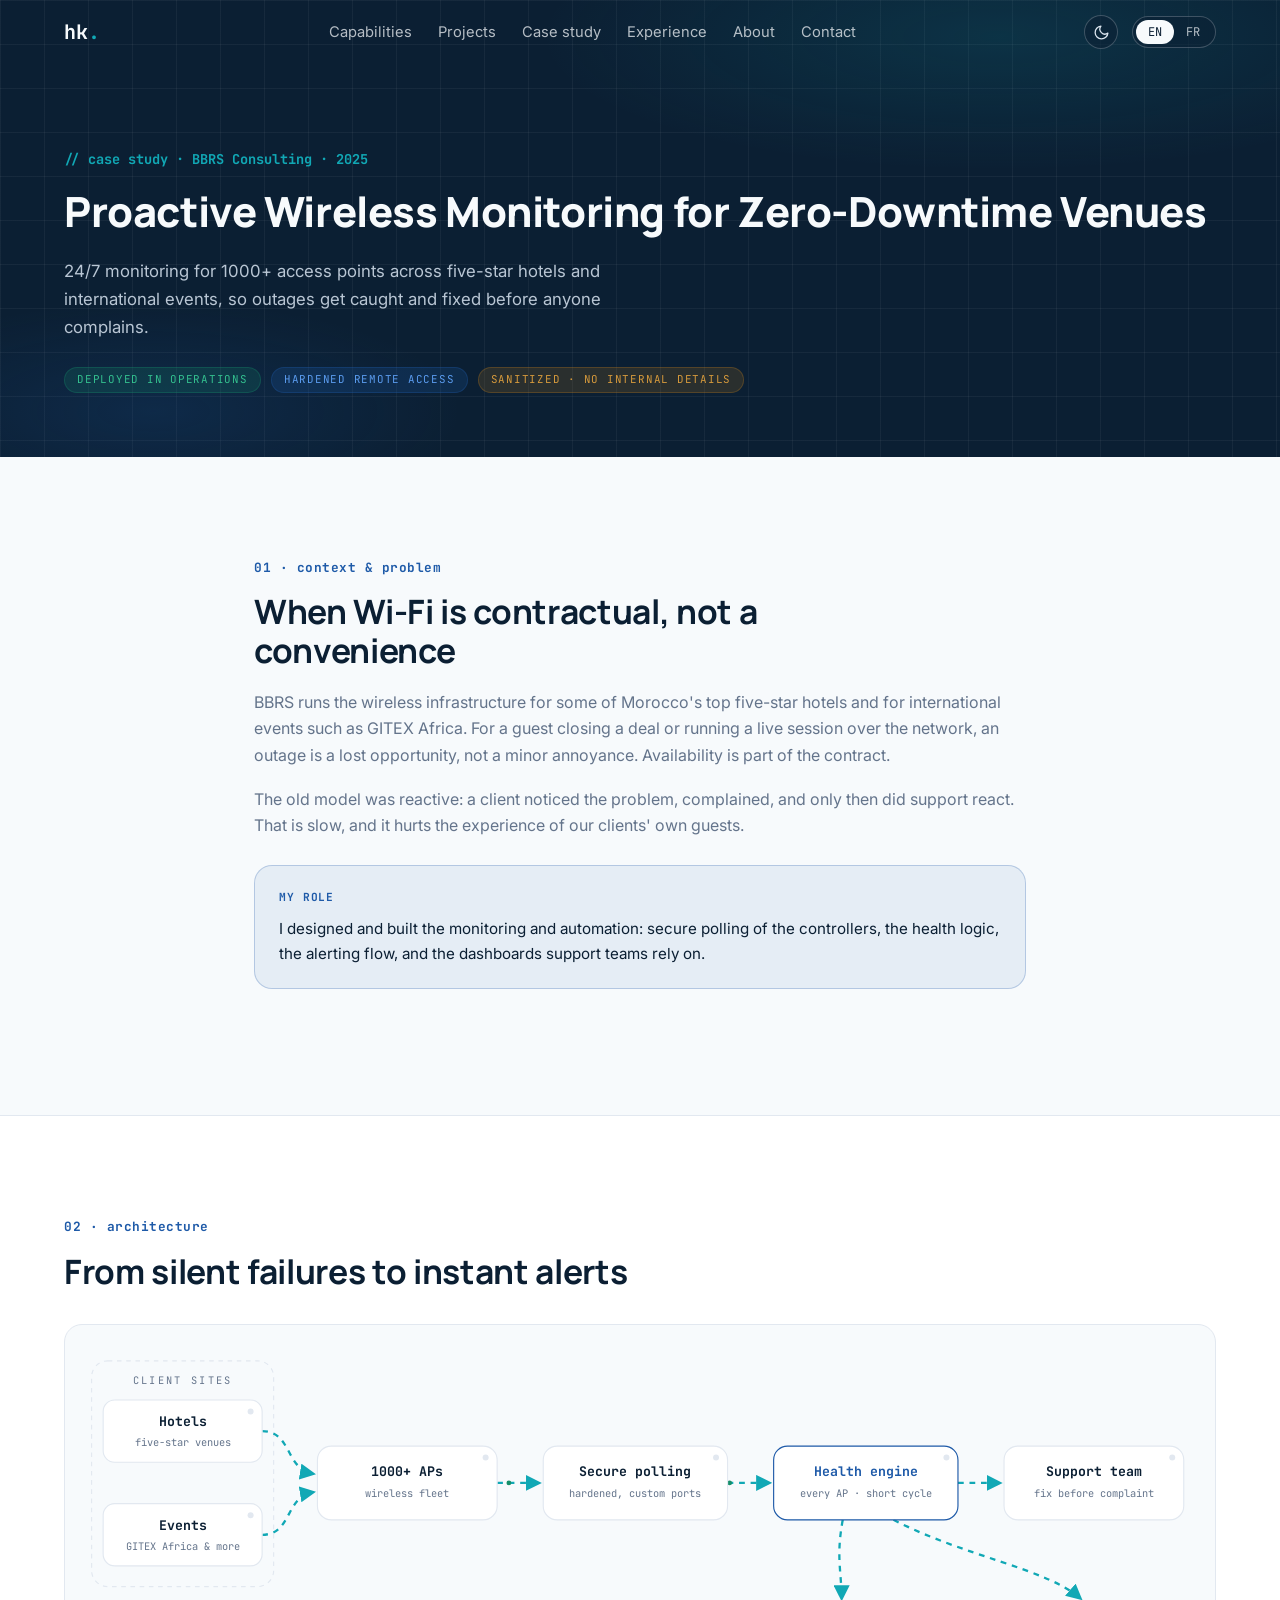
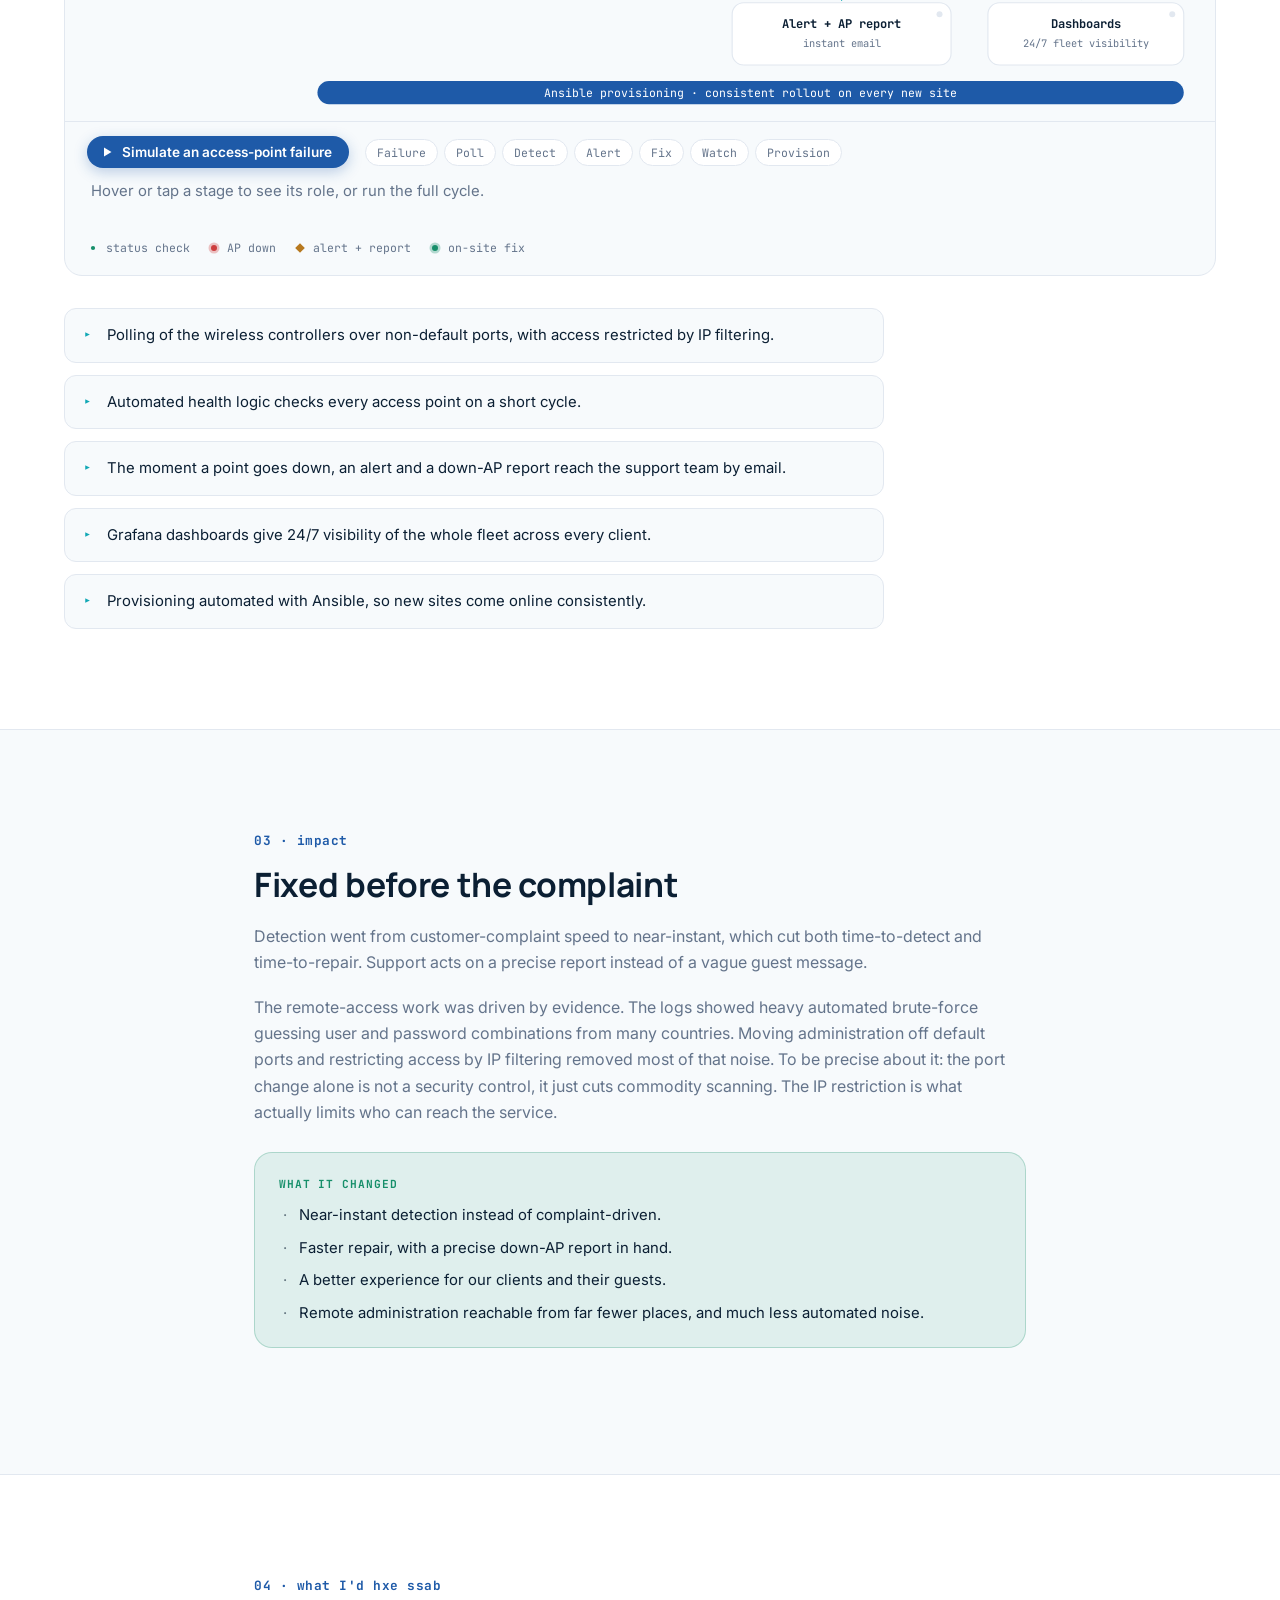
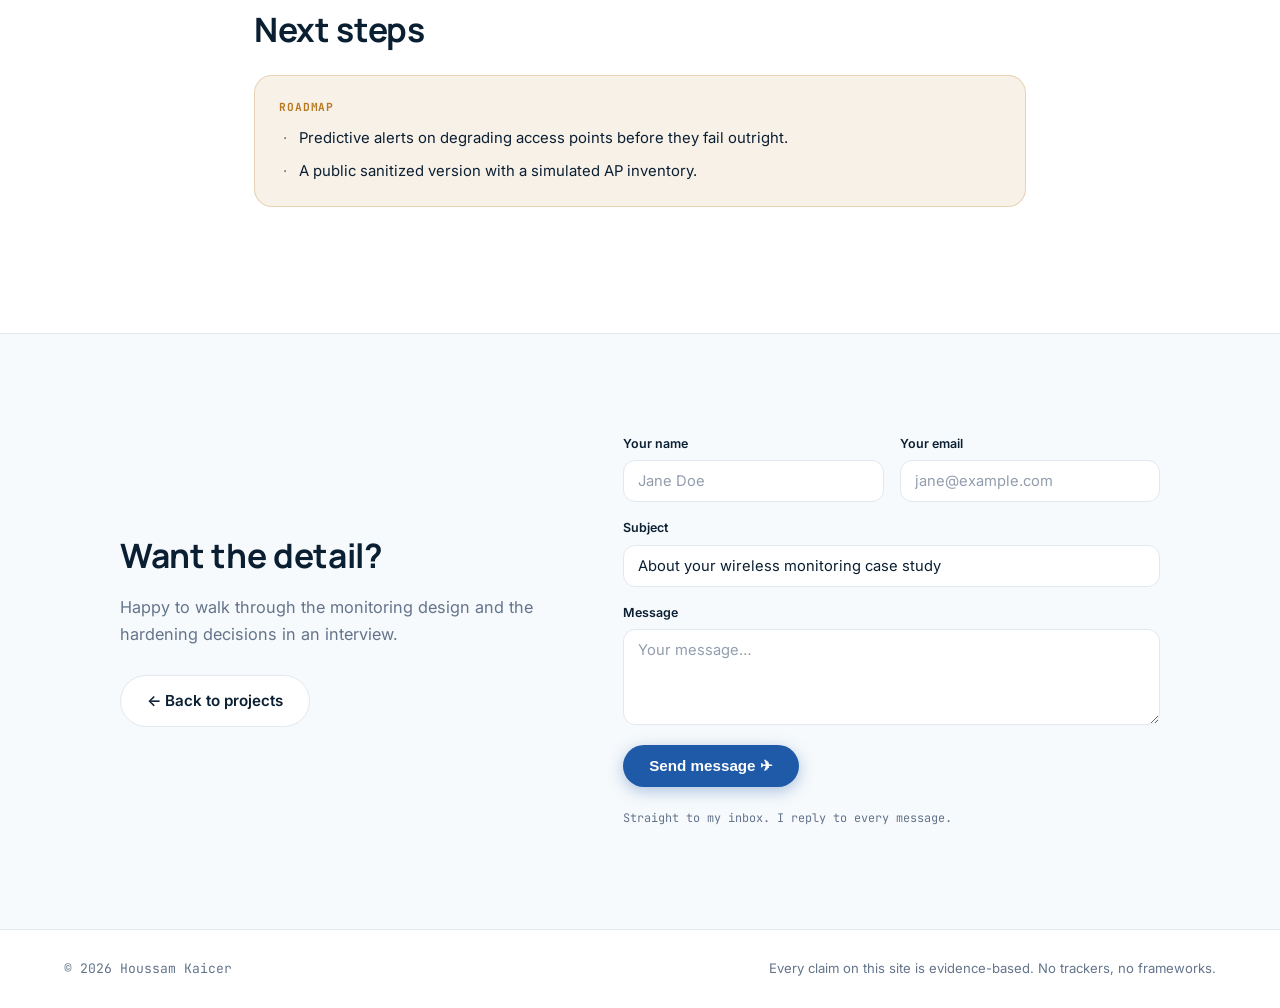
<file: case-study-bbrs.html>
<!DOCTYPE html>
<html lang="en">
<head>
  <meta charset="UTF-8">
  <meta name="viewport" content="width=device-width, initial-scale=1.0">
  <title>Proactive Wireless Monitoring — Case Study · Houssam Kaicer</title>
  <meta name="description" content="Case study: 24/7 proactive monitoring and automation for 1000+ wireless access points across five-star hotels and international events, with hardened remote access.">
  <meta property="og:title" content="Proactive Wireless Monitoring for Zero-Downtime Venues">
  <meta property="og:description" content="How I turned complaint-driven wireless support into near-instant, proactive monitoring for 1000+ access points, and hardened remote access after global brute-force waves.">
  <meta property="og:type" content="article">
  <meta property="og:url" content="https://hkaicer.github.io/case-study-bbrs.html">
  <meta property="og:site_name" content="Houssam Kaicer">
  <meta property="og:image" content="https://hkaicer.github.io/assets/og/og-case-study-bbrs.png">
  <meta property="og:image:width" content="1200">
  <meta property="og:image:height" content="630">
  <meta property="og:image:alt" content="Case study: Proactive Wireless Monitoring for Zero-Downtime Venues">
  <meta property="og:locale" content="en_US">
  <meta property="og:locale:alternate" content="fr_FR">
  <meta name="twitter:card" content="summary_large_image">
  <meta name="twitter:title" content="Proactive Wireless Monitoring for Zero-Downtime Venues">
  <meta name="twitter:description" content="How I turned complaint-driven wireless support into near-instant, proactive monitoring for 1000+ access points, and hardened remote access after global brute-force waves.">
  <meta name="twitter:image" content="https://hkaicer.github.io/assets/og/og-case-study-bbrs.png">
  <meta name="theme-color" content="#0B1F33">
  <link rel="canonical" href="https://hkaicer.github.io/case-study-bbrs.html">
  <link rel="icon" type="image/svg+xml" href="assets/favicon.svg">
  <link rel="icon" type="image/png" sizes="32x32" href="assets/favicon-32.png">
  <link rel="apple-touch-icon" href="assets/apple-touch-icon.png">
  <script>(function(){var t=localStorage.getItem("theme");if(!t){t=window.matchMedia&&window.matchMedia("(prefers-color-scheme: dark)").matches?"dark":"light";}document.documentElement.setAttribute("data-theme",t);})();</script>
  <link rel="preconnect" href="https://fonts.googleapis.com">
  <link rel="preconnect" href="https://fonts.gstatic.com" crossorigin>
  <link href="https://fonts.googleapis.com/css2?family=Manrope:wght@600;700;800&family=Inter:wght@400;500;600&family=JetBrains+Mono:wght@400;500;700&display=swap" rel="stylesheet">
  <link rel="stylesheet" href="css/style.css">
</head>
<body>

  <a class="skip-link" href="#top" data-i18n="a11y.skip">Skip to content</a>

  <div class="progress-bar" id="progressBar" aria-hidden="true"></div>

  <!-- ===================== NAV ===================== -->
  <header class="nav" id="nav">
    <div class="nav-inner">
      <a href="index.html" class="logo mono">hk<span class="accent-cyan">.</span></a>

      <nav class="nav-links" id="navLinks" aria-label="Main navigation">
        <a href="index.html#capabilities" data-i18n="nav.capabilities">Capabilities</a>
        <a href="index.html#projects"     data-i18n="nav.projects">Projects</a>
        <a href="case-study.html" data-i18n="nav.casestudy">Case study</a>
        <a href="index.html#experience"   data-i18n="nav.experience">Experience</a>
        <a href="index.html#about"        data-i18n="nav.about">About</a>
        <a href="index.html#contact"      data-i18n="nav.contact">Contact</a>
      </nav>

      <div class="nav-right">
        <button class="theme-toggle" id="themeToggle" type="button" aria-label="Toggle light / dark theme" data-i18n-al="theme.toggle">
          <svg class="icon-sun" viewBox="0 0 24 24" fill="none" stroke="currentColor" stroke-width="1.8" stroke-linecap="round" stroke-linejoin="round" aria-hidden="true"><circle cx="12" cy="12" r="4"/><path d="M12 2v2M12 20v2M4.9 4.9l1.4 1.4M17.7 17.7l1.4 1.4M2 12h2M20 12h2M4.9 19.1l1.4-1.4M17.7 6.3l1.4-1.4"/></svg>
          <svg class="icon-moon" viewBox="0 0 24 24" fill="none" stroke="currentColor" stroke-width="1.8" stroke-linecap="round" stroke-linejoin="round" aria-hidden="true"><path d="M21 12.8A9 9 0 1111.2 3a7 7 0 009.8 9.8z"/></svg>
        </button>
        <div class="lang-toggle" role="group" aria-label="Language">
          <button type="button" data-lang="en" class="lang-btn active">EN</button>
          <button type="button" data-lang="fr" class="lang-btn">FR</button>
        </div>
        <button class="burger" id="burger" aria-label="Menu" aria-expanded="false">
          <span></span><span></span><span></span>
        </button>
      </div>
    </div>
  </header>

  <main id="top">

    <!-- ===================== CS HERO (dark) ===================== -->
    <section class="hero hero-compact">
      <div class="hero-bg" aria-hidden="true"></div>
      <div class="container">
        <p class="eyebrow mono reveal" data-i18n="bcs.eyebrow">// case study · BBRS Consulting · 2025</p>
        <h1 class="reveal" data-i18n="bcs.title">Proactive Wireless Monitoring for Zero-Downtime Venues</h1>
        <p class="hero-sub reveal" data-i18n="bcs.summary">
          24/7 monitoring for 1000+ access points across five-star hotels and international events, so outages
          get caught and fixed before anyone complains.
        </p>
        <div class="cs-badges reveal">
          <span class="badge badge-prod" data-i18n="badge.deployed">deployed in operations</span>
          <span class="badge badge-lab" data-i18n="badge.hardened">hardened remote access</span>
          <span class="badge badge-amber" data-i18n="badge.sanitized">sanitized · no internal details</span>
        </div>
      </div>
    </section>

    <!-- ===================== CONTEXT ===================== -->
    <section class="section">
      <div class="container cs-narrow">
        <p class="kicker mono reveal" data-i18n="bcs.s1.kicker">01 · context &amp; problem</p>
        <h2 class="reveal" data-i18n="bcs.s1.title">When Wi-Fi is contractual, not a convenience</h2>
        <p class="cs-p reveal" data-i18n="bcs.s1.p1">
          BBRS runs the wireless infrastructure for some of Morocco's top five-star hotels and for international
          events such as GITEX Africa. For a guest closing a deal or running a live session over the network, an
          outage is a lost opportunity, not a minor annoyance. Availability is part of the contract.
        </p>
        <p class="cs-p reveal" data-i18n="bcs.s1.p2">
          The old model was reactive: a client noticed the problem, complained, and only then did support react.
          That is slow, and it hurts the experience of our clients' own guests.
        </p>
        <div class="callout callout-blue reveal">
          <span class="callout-label mono" data-i18n="bcs.s1.roleLabel">my role</span>
          <p data-i18n="bcs.s1.role">
            I designed and built the monitoring and automation: secure polling of the controllers, the health
            logic, the alerting flow, and the dashboards support teams rely on.
          </p>
        </div>
      </div>
    </section>

    <!-- ===================== ARCHITECTURE ===================== -->
    <section class="section section-alt">
      <div class="container">
        <p class="kicker mono reveal" data-i18n="bcs.s2.kicker">02 · architecture</p>
        <h2 class="reveal" data-i18n="bcs.s2.title">From silent failures to instant alerts</h2>

        <div class="diagram-wrap reveal" data-diagram="bbrs">
          <div class="diagram-scroll">
            <svg viewBox="0 0 960 316" xmlns="http://www.w3.org/2000/svg" class="pipeline-svg" role="group" aria-label="Interactive map of the monitoring architecture" data-i18n-al="bcs.diag.al">
              <defs>
                <marker id="arr" viewBox="0 0 10 10" refX="8" refY="5" markerWidth="7" markerHeight="7" orient="auto-start-reverse">
                  <path d="M0 0L10 5L0 10z" fill="#11A8B5"/>
                </marker>
                <marker id="arrFix" viewBox="0 0 10 10" refX="8" refY="5" markerWidth="7" markerHeight="7" orient="auto-start-reverse">
                  <path class="arr-fix" d="M0 0L10 5L0 10z"/>
                </marker>
                <clipPath id="barClip"><rect x="200" y="290" width="752" height="20" rx="10"/></clipPath>
              </defs>

              <!-- client sites -->
              <g class="dzone" data-stage="sites">
                <rect class="group-box" x="4" y="12" width="158" height="196" rx="14"/>
                <text class="glabel" x="83" y="32" font-size="9" letter-spacing="2" text-anchor="middle" font-family="'JetBrains Mono', monospace">CLIENT SITES</text>
              </g>

              <!-- links: data-from / data-to name the stages, data-kind is what travels on them -->
              <g class="flow" stroke="#11A8B5" stroke-width="2" fill="none" marker-end="url(#arr)">
                <path data-from="sites" data-to="aps" d="M152 73 C178 73 172 106 196 110"/>
                <path data-from="sites" data-to="aps" d="M152 163 C178 163 172 130 196 126"/>
                <line data-from="aps" data-to="poll" data-kind="beat" x1="356" y1="118" x2="392" y2="118"/>
                <line data-from="poll" data-to="health" data-kind="beat" x1="556" y1="118" x2="592" y2="118"/>
                <line data-from="health" data-to="support" data-kind="alert" x1="756" y1="118" x2="792" y2="118"/>
                <path data-from="health" data-to="alert" data-kind="alert" d="M656 150 C650 182 655 196 655 218"/>
                <path data-from="health" data-to="watch" data-kind="beat" d="M700 150 C762 182 832 192 862 218"/>
              </g>

              <!-- on-site fix, only drawn during the simulated failure -->
              <path class="fix-arc" d="M874 84 C800 36 372 36 292 80" marker-end="url(#arrFix)"/>

              <g class="particles" aria-hidden="true"></g>

              <g text-anchor="middle" font-family="'JetBrains Mono', monospace">
                <g class="dnode" data-stage="sites">
                  <rect class="node" x="14" y="46" width="138" height="54" rx="10"/>
                  <text class="ntitle" x="83" y="69" font-size="11.5" font-weight="700">Hotels</text>
                  <text class="nsub" x="83" y="86" font-size="9">five-star venues</text>
                </g>
                <g class="dnode" data-stage="sites">
                  <rect class="node" x="14" y="136" width="138" height="54" rx="10"/>
                  <text class="ntitle" x="83" y="159" font-size="11.5" font-weight="700">Events</text>
                  <text class="nsub" x="83" y="176" font-size="9">GITEX Africa &amp; more</text>
                </g>

                <!-- main row -->
                <g class="dnode" data-stage="aps" data-ap>
                  <rect class="node" x="200" y="86" width="156" height="64" rx="12"/>
                  <text class="ntitle" x="278" y="112" font-size="11.5" font-weight="700">1000+ APs</text>
                  <text class="nsub" x="278" y="130" font-size="9">wireless fleet</text>
                </g>
                <g class="dnode" data-stage="poll">
                  <rect class="node" x="396" y="86" width="160" height="64" rx="12"/>
                  <text class="ntitle" x="476" y="112" font-size="11.5" font-weight="700">Secure polling</text>
                  <text class="nsub" x="476" y="130" font-size="9">hardened, custom ports</text>
                </g>
                <g class="dnode" data-stage="health">
                  <rect class="node node-hl" x="596" y="86" width="160" height="64" rx="12"/>
                  <text class="ntitle ntitle-hl" x="676" y="112" font-size="11.5" font-weight="700">Health engine</text>
                  <text class="nsub" x="676" y="130" font-size="9">every AP · short cycle</text>
                </g>
                <g class="dnode" data-stage="support">
                  <rect class="node" x="796" y="86" width="156" height="64" rx="12"/>
                  <text class="ntitle" x="874" y="112" font-size="11.5" font-weight="700">Support team</text>
                  <text class="nsub" x="874" y="130" font-size="9">fix before complaint</text>
                </g>

                <!-- outputs -->
                <g class="dnode" data-stage="alert">
                  <rect class="node" x="560" y="222" width="190" height="54" rx="10"/>
                  <text class="ntitle" x="655" y="244" font-size="10.5" font-weight="700">Alert + AP report</text>
                  <text class="nsub" x="655" y="260" font-size="9">instant email</text>
                </g>
                <g class="dnode" data-stage="watch">
                  <rect class="node" x="782" y="222" width="170" height="54" rx="10"/>
                  <text class="ntitle" x="867" y="244" font-size="10.5" font-weight="700">Dashboards</text>
                  <text class="nsub" x="867" y="260" font-size="9">24/7 fleet visibility</text>
                </g>
              </g>

              <!-- provisioning bar -->
              <g class="dnode dbar" data-stage="provision" font-family="'JetBrains Mono', monospace" text-anchor="middle">
                <rect class="bar" x="200" y="290" width="752" height="20" rx="10"/>
                <rect class="bar-sweep" x="200" y="290" width="752" height="20" clip-path="url(#barClip)"/>
                <text class="bartext" x="576" y="304" font-size="10">Ansible provisioning · consistent rollout on every new site</text>
              </g>
            </svg>
          </div>
          <div class="diagram-ui">
            <div class="dui-row">
              <button type="button" class="dui-play">
                <svg class="ico-play" viewBox="0 0 12 12" aria-hidden="true"><path d="M3 1.5v9l7.5-4.5z"/></svg>
                <svg class="ico-pause" viewBox="0 0 12 12" aria-hidden="true"><path d="M2.5 1.5h2.6v9H2.5zM6.9 1.5h2.6v9H6.9z"/></svg>
                <span data-i18n="bcs.diag.play">Simulate an access-point failure</span>
              </button>
              <div class="dui-steps" role="group" aria-label="Stages" data-i18n-al="diag.stages"></div>
            </div>
            <p class="dui-caption" aria-live="polite"><span class="dui-label mono"><span class="dui-num"></span><span class="dui-title"></span></span> <span class="dui-text" data-i18n="diag.hint">Hover or tap a stage to see its role, or run the full cycle.</span></p>
            <ul class="dui-legend mono" aria-hidden="true">
              <li><svg viewBox="-6 -6 12 12"><g class="pt pt-beat"><circle r="2.1"/></g></svg><span data-i18n="bcs.diag.lg1">status check</span></li>
              <li><svg viewBox="-6 -6 12 12"><g class="pt pt-down"><circle r="3"/></g></svg><span data-i18n="bcs.diag.lg2">AP down</span></li>
              <li><svg viewBox="-6 -6 12 12"><g class="pt pt-alert"><rect x="-3.4" y="-3.4" width="6.8" height="6.8" transform="rotate(45)"/></g></svg><span data-i18n="bcs.diag.lg3">alert + report</span></li>
              <li><svg viewBox="-6 -6 12 12"><g class="pt pt-fix"><circle r="3"/></g></svg><span data-i18n="bcs.diag.lg4">on-site fix</span></li>
            </ul>
          </div>
        </div>

        <ul class="cs-list">
          <li class="reveal" data-stage="poll" data-i18n="bcs.s2.b1">Polling of the wireless controllers over non-default ports, with access restricted by IP filtering.</li>
          <li class="reveal" data-stage="health" data-i18n="bcs.s2.b2">Automated health logic checks every access point on a short cycle.</li>
          <li class="reveal" data-stage="alert" data-i18n="bcs.s2.b3">The moment a point goes down, an alert and a down-AP report reach the support team by email.</li>
          <li class="reveal" data-stage="watch" data-i18n="bcs.s2.b4">Grafana dashboards give 24/7 visibility of the whole fleet across every client.</li>
          <li class="reveal" data-stage="provision" data-i18n="bcs.s2.b5">Provisioning automated with Ansible, so new sites come online consistently.</li>
        </ul>
      </div>
    </section>

    <!-- ===================== IMPACT ===================== -->
    <section class="section">
      <div class="container cs-narrow">
        <p class="kicker mono reveal" data-i18n="bcs.s3.kicker">03 · impact</p>
        <h2 class="reveal" data-i18n="bcs.s3.title">Fixed before the complaint</h2>
        <p class="cs-p reveal" data-i18n="bcs.s3.p1">
          Detection went from customer-complaint speed to near-instant, which cut both time-to-detect and
          time-to-repair. Support acts on a precise report instead of a vague guest message.
        </p>
        <p class="cs-p reveal" data-i18n="bcs.s3.p2">
          The remote-access work was driven by evidence. The logs showed heavy automated brute-force guessing
          user and password combinations from many countries. Moving administration off default ports and
          restricting access by IP filtering removed most of that noise. To be precise about it: the port
          change alone is not a security control, it just cuts commodity scanning. The IP restriction is what
          actually limits who can reach the service.
        </p>
        <div class="callout callout-green reveal">
          <span class="callout-label mono" data-i18n="bcs.s3.provedLabel">what it changed</span>
          <ul class="callout-list">
            <li data-i18n="bcs.s3.pr1">Near-instant detection instead of complaint-driven.</li>
            <li data-i18n="bcs.s3.pr2">Faster repair, with a precise down-AP report in hand.</li>
            <li data-i18n="bcs.s3.pr3">A better experience for our clients and their guests.</li>
            <li data-i18n="bcs.s3.pr4">Remote administration reachable from far fewer places, and much less automated noise.</li>
          </ul>
        </div>
      </div>
    </section>

    <!-- ===================== NEXT ===================== -->
    <section class="section section-alt">
      <div class="container cs-narrow">
        <p class="kicker mono reveal" data-i18n="bcs.s4.kicker">04 · what I'd add next</p>
        <h2 class="reveal" data-i18n="bcs.s4.title">Next steps</h2>
        <div class="callout callout-amber reveal">
          <span class="callout-label mono" data-i18n="bcs.s4.label">roadmap</span>
          <ul class="callout-list">
            <li data-i18n="bcs.s4.n1">Predictive alerts on degrading access points before they fail outright.</li>
            <li data-i18n="bcs.s4.n2">A public sanitized version with a simulated AP inventory.</li>
          </ul>
        </div>
      </div>
    </section>

    <!-- ===================== CTA + CONTACT (same form and logic as the home page) ===================== -->
    <section class="section">
      <div class="container">
        <div class="contact-grid">

          <div class="contact-info">
            <h2 class="reveal" data-i18n="bcs.cta.title">Want the detail?</h2>
            <p class="contact-text reveal" data-i18n="bcs.cta.text">
              Happy to walk through the monitoring design and the hardening decisions in an interview.
            </p>
            <div class="contact-actions reveal">
              <a class="btn btn-ghost-light" href="index.html#projects" data-i18n="bcs.cta.btn2">← Back to projects</a>
            </div>
          </div>

          <form class="contact-form reveal" id="contactForm" novalidate>
            <div class="cf-row">
              <div class="cf-field">
                <label for="cfName" data-i18n="contact.formName">Your name</label>
                <input id="cfName" name="name" type="text" autocomplete="name" data-i18n-ph="contact.formNamePh" placeholder="Jane Doe">
              </div>
              <div class="cf-field">
                <label for="cfEmail" data-i18n="contact.formEmail">Your email</label>
                <input id="cfEmail" name="email" type="email" autocomplete="email" data-i18n-ph="contact.formEmailPh" placeholder="jane@example.com">
              </div>
            </div>
            <div class="cf-field">
              <label for="cfSubject" data-i18n="contact.formSubject">Subject</label>
              <input id="cfSubject" name="subject" type="text" data-i18n-ph="contact.formSubjectPh" placeholder="How can I help?" data-i18n-val="bcs.cta.subject" value="About your wireless monitoring case study">
            </div>
            <div class="cf-field">
              <label for="cfMsg" data-i18n="contact.formMsg">Message</label>
              <textarea id="cfMsg" name="message" rows="4" data-i18n-ph="contact.formMsgPh" placeholder="Your message…"></textarea>
            </div>
            <input type="text" id="cfGotcha" name="_gotcha" class="cf-gotcha" tabindex="-1" autocomplete="off" aria-hidden="true">
            <button type="submit" class="btn btn-primary cf-send" data-i18n="contact.formSend">Send message ✈</button>
            <p class="cf-status mono" id="cfStatus" role="status" aria-live="polite"></p>
            <p class="cf-hint mono" data-i18n="contact.formHint">Straight to my inbox. I reply to every message.</p>
          </form>

        </div>
      </div>
    </section>

  </main>

  <footer class="footer">
    <div class="container footer-inner">
      <span class="mono">© <span id="year"></span> Houssam Kaicer</span>
      <span data-i18n="footer.built">Every claim on this site is evidence-based. No trackers, no frameworks.</span>
    </div>
  </footer>

  <script src="js/i18n.js"></script>
  <script src="js/main.js"></script>
  <script src="js/motion.js"></script>
  <script src="js/diagram.js"></script>
</body>
</html>
</file>
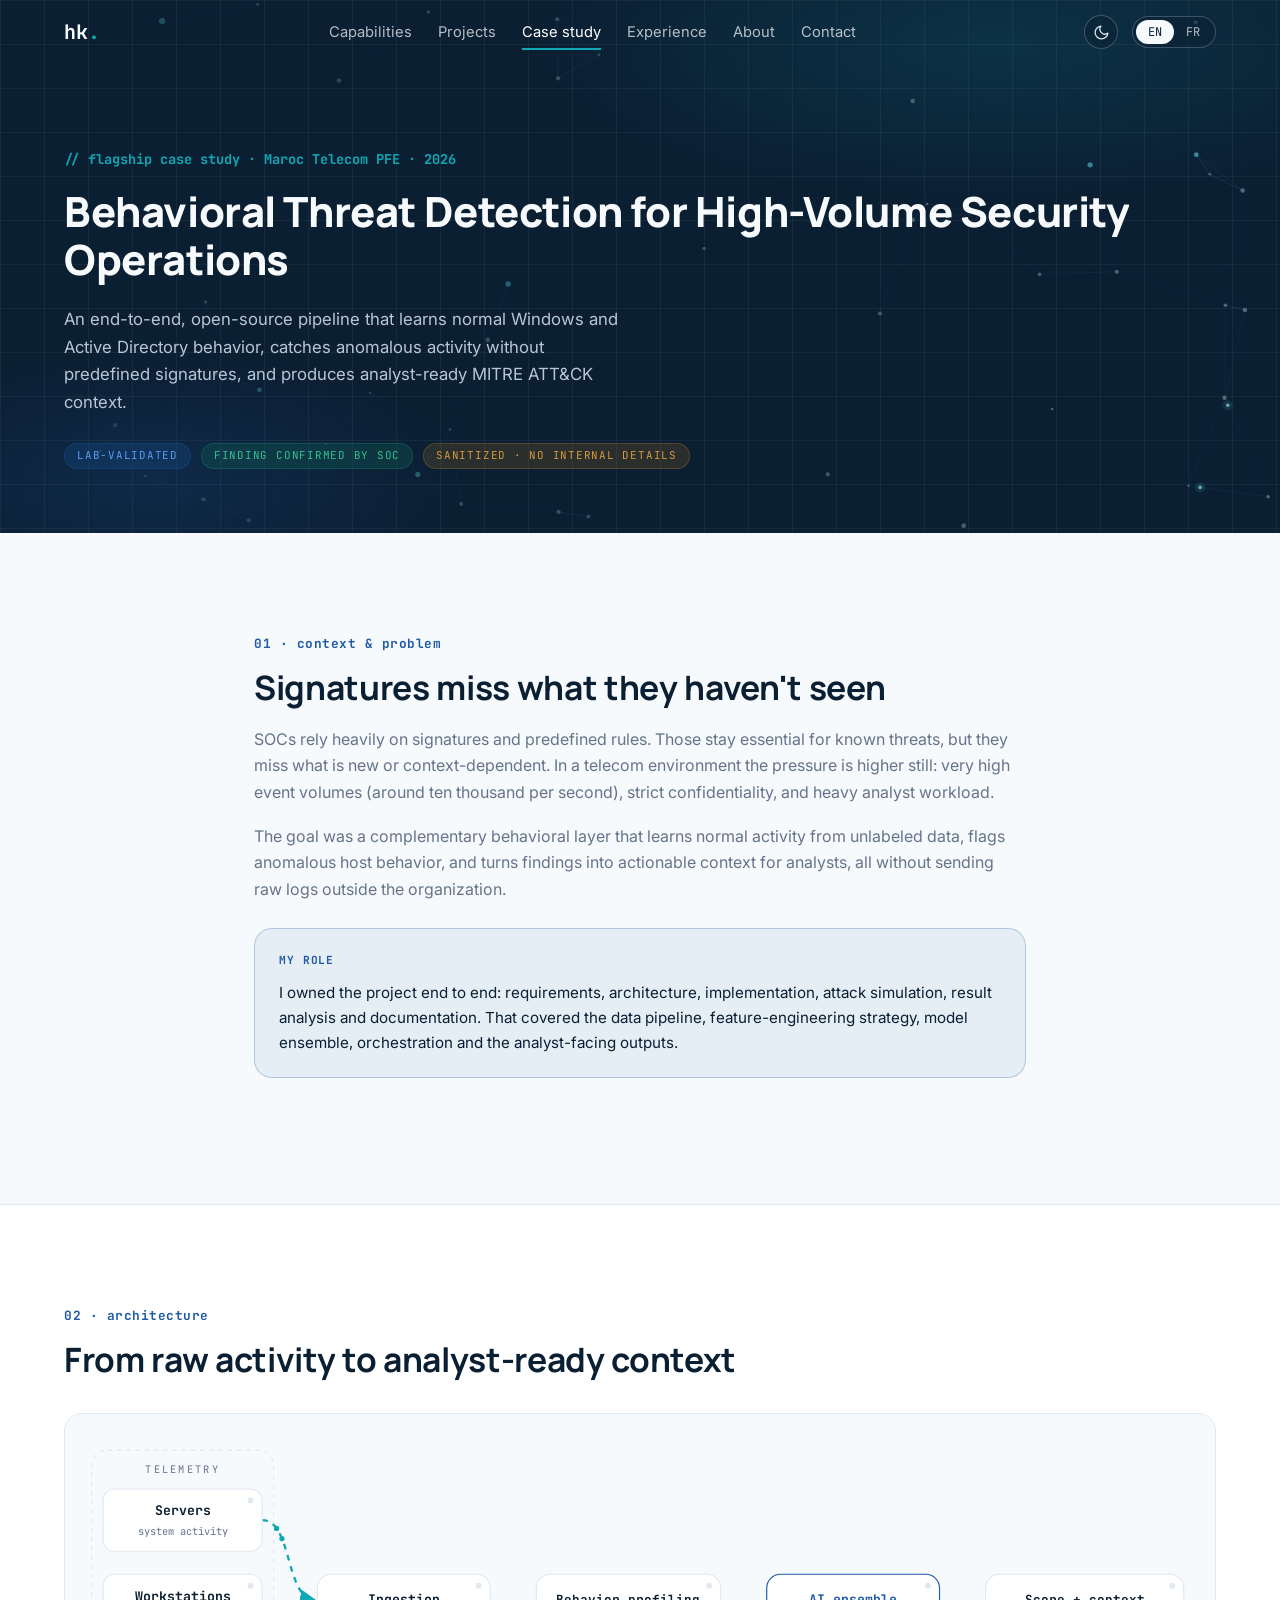
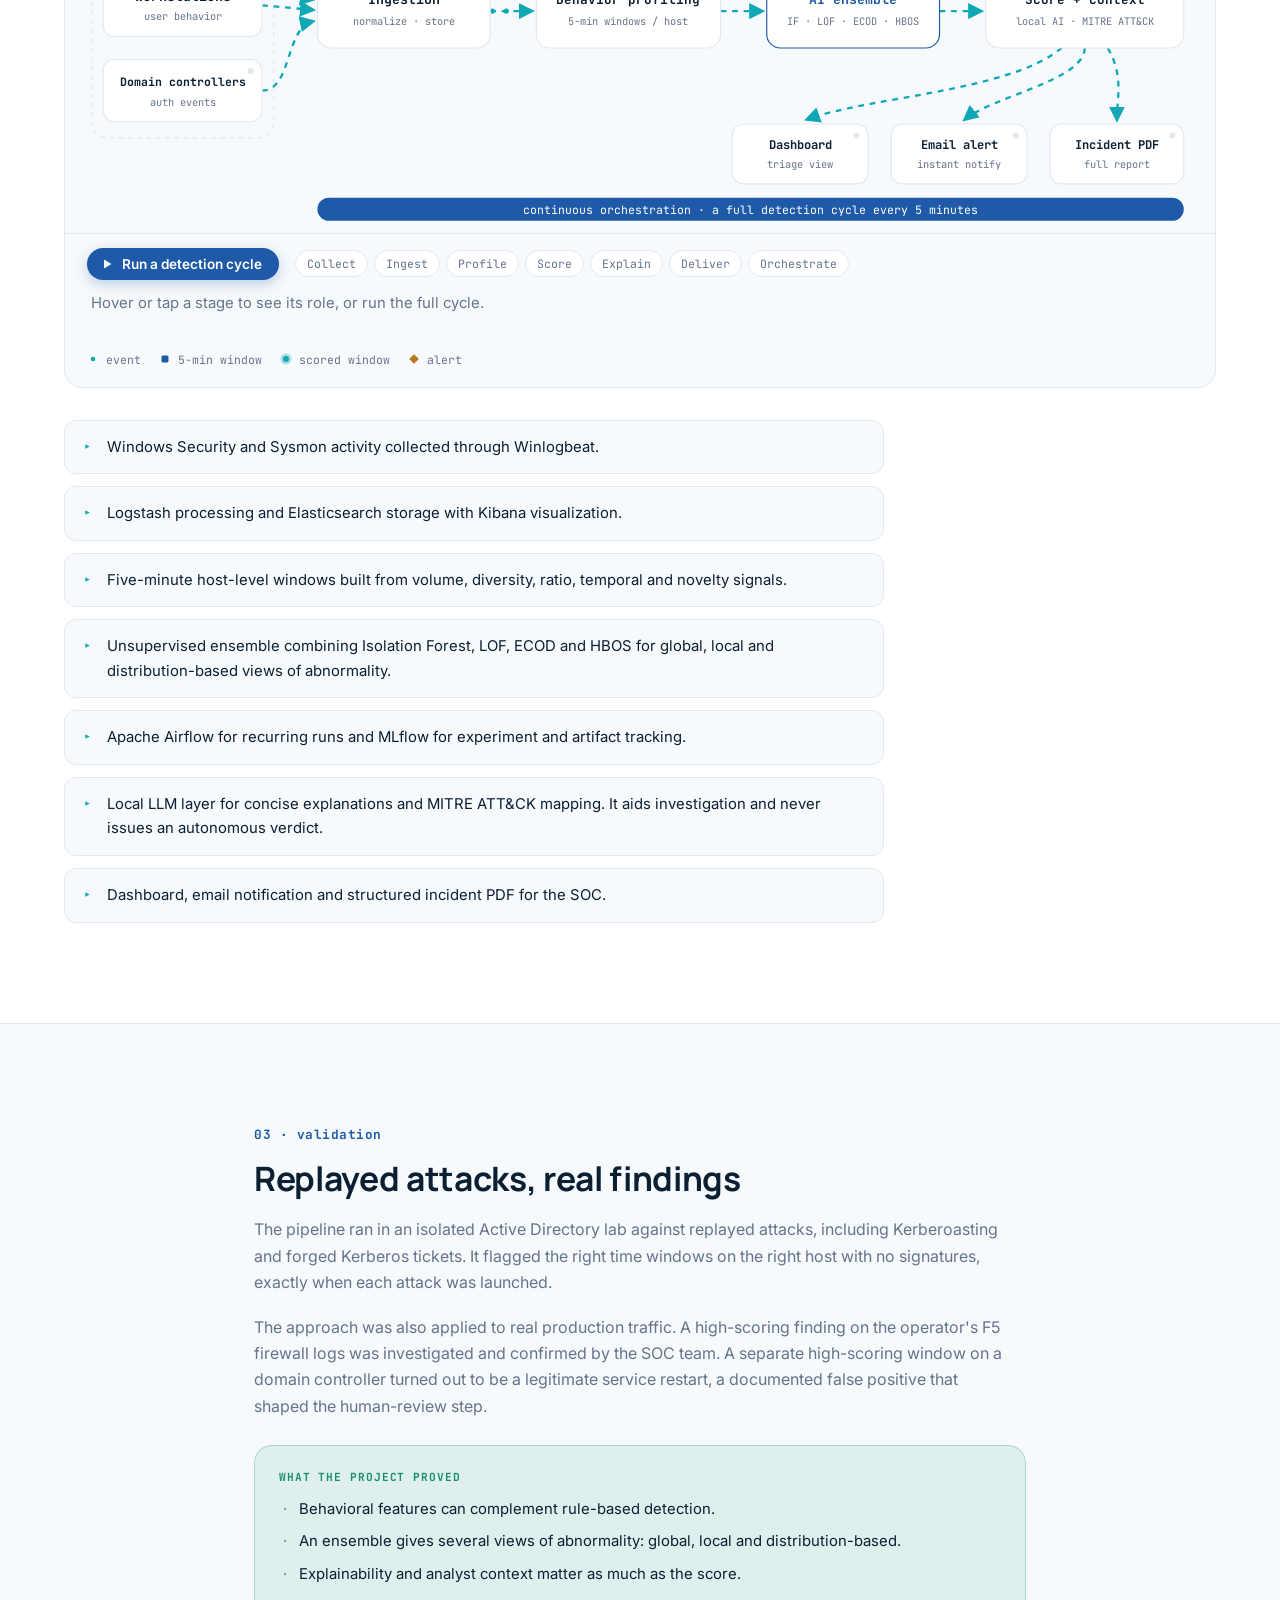
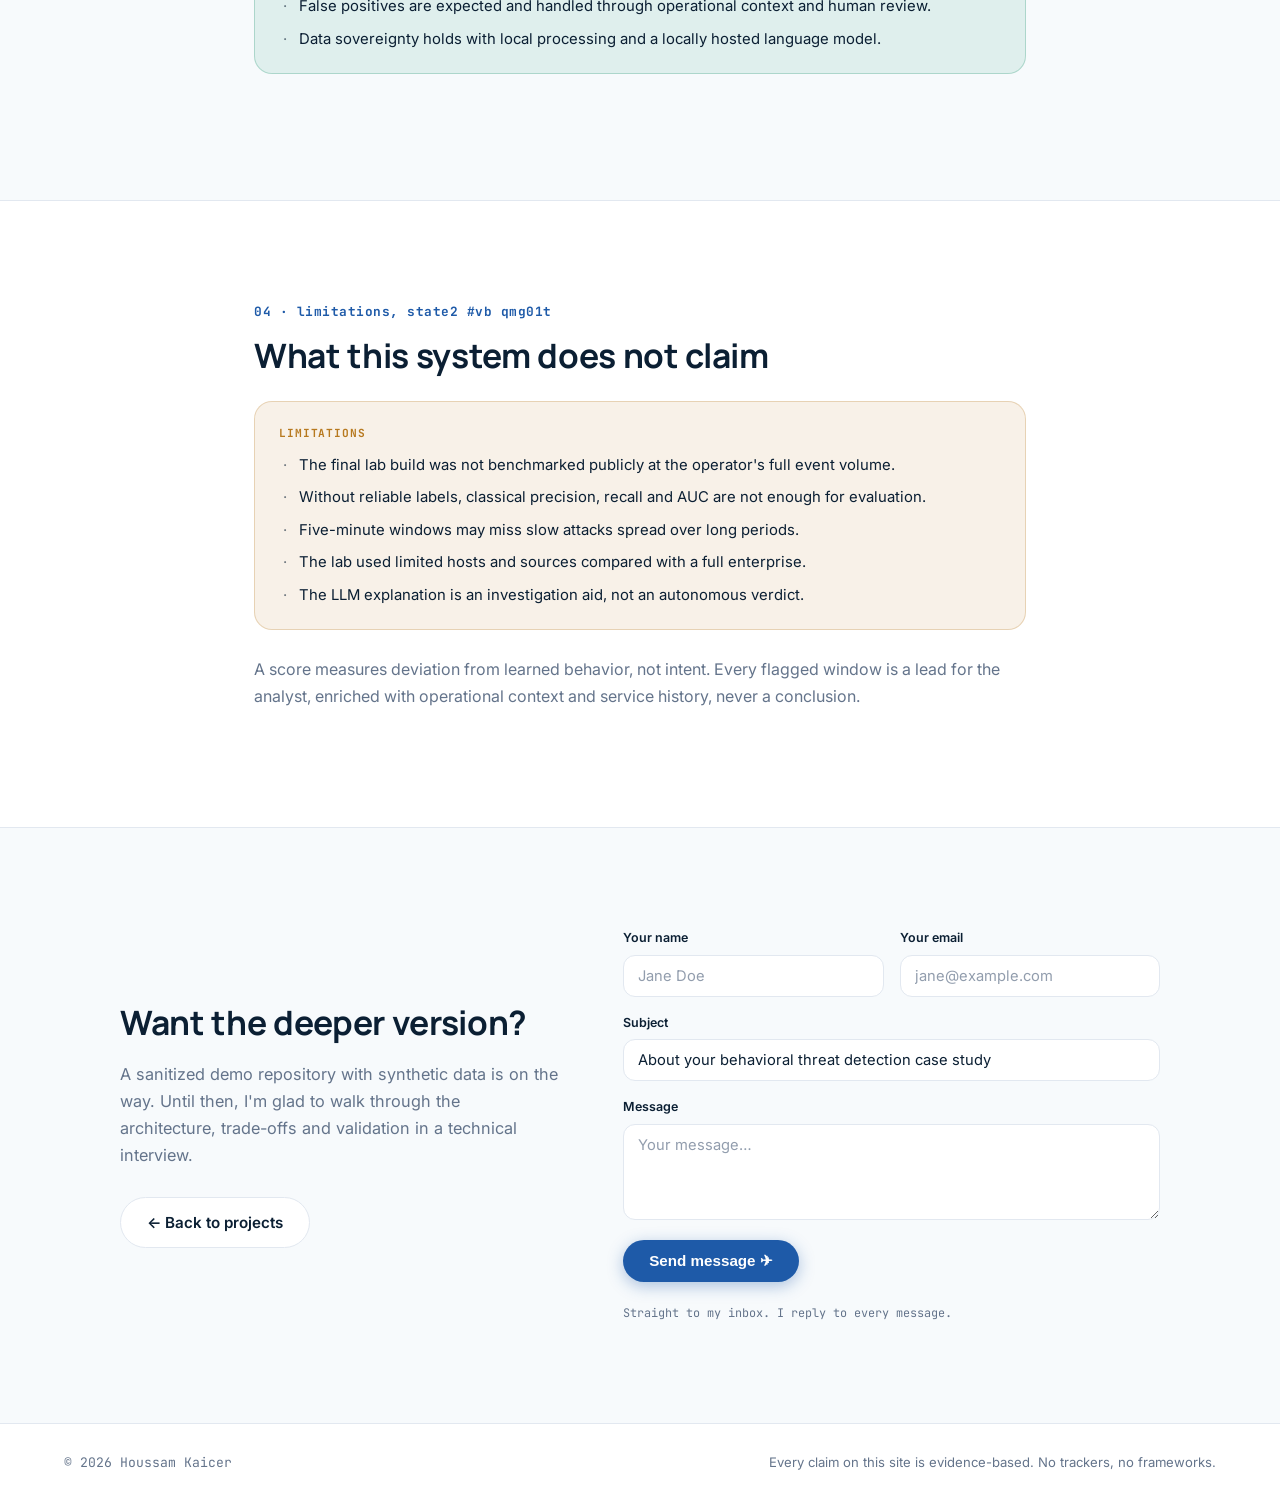
<file: case-study.html>
<!DOCTYPE html>
<html lang="en">
<head>
  <meta charset="UTF-8">
  <meta name="viewport" content="width=device-width, initial-scale=1.0">
  <title>Behavioral Threat Detection — Case Study · Houssam Kaicer</title>
  <meta name="description" content="Flagship case study: an end-to-end, open-source behavioral threat-detection pipeline for high-volume Security Operations. Elastic Stack, Airflow, MLflow, unsupervised ensemble, local LLM, MITRE ATT&CK.">
  <meta property="og:title" content="Behavioral Threat Detection for High-Volume Security Operations">
  <meta property="og:description" content="How I built an intelligent behavioral-detection pipeline that complements SIEM rules with unsupervised anomaly detection, validated on replayed Active Directory attacks and a SOC-confirmed finding on F5 firewall logs.">
  <meta property="og:type" content="article">
  <meta property="og:url" content="https://hkaicer.github.io/case-study.html">
  <meta property="og:site_name" content="Houssam Kaicer">
  <meta property="og:image" content="https://hkaicer.github.io/assets/og/og-case-study.png">
  <meta property="og:image:width" content="1200">
  <meta property="og:image:height" content="630">
  <meta property="og:image:alt" content="Case study: Behavioral Threat Detection for High-Volume Security Operations">
  <meta property="og:locale" content="en_US">
  <meta property="og:locale:alternate" content="fr_FR">
  <meta name="twitter:card" content="summary_large_image">
  <meta name="twitter:title" content="Behavioral Threat Detection for High-Volume Security Operations">
  <meta name="twitter:description" content="How I built an intelligent behavioral-detection pipeline that complements SIEM rules with unsupervised anomaly detection, validated on replayed Active Directory attacks and a SOC-confirmed finding on F5 firewall logs.">
  <meta name="twitter:image" content="https://hkaicer.github.io/assets/og/og-case-study.png">
  <meta name="theme-color" content="#0B1F33">
  <link rel="canonical" href="https://hkaicer.github.io/case-study.html">
  <link rel="icon" type="image/svg+xml" href="assets/favicon.svg">
  <link rel="icon" type="image/png" sizes="32x32" href="assets/favicon-32.png">
  <link rel="apple-touch-icon" href="assets/apple-touch-icon.png">
  <script>(function(){var t=localStorage.getItem("theme");if(!t){t=window.matchMedia&&window.matchMedia("(prefers-color-scheme: dark)").matches?"dark":"light";}document.documentElement.setAttribute("data-theme",t);})();</script>
  <link rel="preconnect" href="https://fonts.googleapis.com">
  <link rel="preconnect" href="https://fonts.gstatic.com" crossorigin>
  <link href="https://fonts.googleapis.com/css2?family=Manrope:wght@600;700;800&family=Inter:wght@400;500;600&family=JetBrains+Mono:wght@400;500;700&display=swap" rel="stylesheet">
  <link rel="stylesheet" href="css/style.css">
</head>
<body>

  <a class="skip-link" href="#top" data-i18n="a11y.skip">Skip to content</a>

  <div class="progress-bar" id="progressBar" aria-hidden="true"></div>

  <!-- ===================== NAV ===================== -->
  <header class="nav" id="nav">
    <div class="nav-inner">
      <a href="index.html" class="logo mono">hk<span class="accent-cyan">.</span></a>

      <nav class="nav-links" id="navLinks" aria-label="Main navigation">
        <a href="index.html#capabilities" data-i18n="nav.capabilities">Capabilities</a>
        <a href="index.html#projects"     data-i18n="nav.projects">Projects</a>
        <a href="case-study.html" class="active" data-i18n="nav.casestudy">Case study</a>
        <a href="index.html#experience"   data-i18n="nav.experience">Experience</a>
        <a href="index.html#about"        data-i18n="nav.about">About</a>
        <a href="index.html#contact"      data-i18n="nav.contact">Contact</a>
      </nav>

      <div class="nav-right">
        <button class="theme-toggle" id="themeToggle" type="button" aria-label="Toggle light / dark theme" data-i18n-al="theme.toggle">
          <svg class="icon-sun" viewBox="0 0 24 24" fill="none" stroke="currentColor" stroke-width="1.8" stroke-linecap="round" stroke-linejoin="round" aria-hidden="true"><circle cx="12" cy="12" r="4"/><path d="M12 2v2M12 20v2M4.9 4.9l1.4 1.4M17.7 17.7l1.4 1.4M2 12h2M20 12h2M4.9 19.1l1.4-1.4M17.7 6.3l1.4-1.4"/></svg>
          <svg class="icon-moon" viewBox="0 0 24 24" fill="none" stroke="currentColor" stroke-width="1.8" stroke-linecap="round" stroke-linejoin="round" aria-hidden="true"><path d="M21 12.8A9 9 0 1111.2 3a7 7 0 009.8 9.8z"/></svg>
        </button>
        <div class="lang-toggle" role="group" aria-label="Language">
          <button type="button" data-lang="en" class="lang-btn active">EN</button>
          <button type="button" data-lang="fr" class="lang-btn">FR</button>
        </div>
        <button class="burger" id="burger" aria-label="Menu" aria-expanded="false">
          <span></span><span></span><span></span>
        </button>
      </div>
    </div>
  </header>

  <main id="top">

    <!-- ===================== CS HERO (dark) ===================== -->
    <section class="hero hero-compact">
      <div class="hero-bg" aria-hidden="true"></div>
      <div class="container">
        <p class="eyebrow mono reveal" data-i18n="cs.eyebrow">// flagship case study · Maroc Telecom PFE · 2026</p>
        <h1 class="reveal" data-i18n="cs.title">Behavioral Threat Detection for High-Volume Security Operations</h1>
        <p class="hero-sub reveal" data-i18n="cs.summary">
          An end-to-end, open-source pipeline that learns normal Windows and Active Directory behavior,
          catches anomalous activity without predefined signatures, and produces analyst-ready MITRE
          ATT&amp;CK context.
        </p>
        <div class="cs-badges reveal">
          <span class="badge badge-lab" data-i18n="badge.lab">lab-validated</span>
          <span class="badge badge-prod" data-i18n="badge.prodAnom">finding confirmed by SOC</span>
          <span class="badge badge-amber" data-i18n="badge.sanitized">sanitized · no internal details</span>
        </div>
      </div>
    </section>

    <!-- ===================== CONTEXT ===================== -->
    <section class="section">
      <div class="container cs-narrow">
        <p class="kicker mono reveal" data-i18n="cs.s1.kicker">01 · context &amp; problem</p>
        <h2 class="reveal" data-i18n="cs.s1.title">Signatures miss what they haven't seen</h2>
        <p class="cs-p reveal" data-i18n="cs.s1.p1">
          SOCs rely heavily on signatures and predefined rules. Those stay essential for known threats, but
          they miss what is new or context-dependent. In a telecom environment the pressure is higher still:
          very high event volumes (around ten thousand per second), strict confidentiality, and heavy analyst
          workload.
        </p>
        <p class="cs-p reveal" data-i18n="cs.s1.p2">
          The goal was a complementary behavioral layer that learns normal activity from unlabeled data, flags
          anomalous host behavior, and turns findings into actionable context for analysts, all without
          sending raw logs outside the organization.
        </p>
        <div class="callout callout-blue reveal">
          <span class="callout-label mono" data-i18n="cs.s1.roleLabel">my role</span>
          <p data-i18n="cs.s1.role">
            I owned the project end to end: requirements, architecture, implementation, attack simulation,
            result analysis and documentation. That covered the data pipeline, feature-engineering strategy,
            model ensemble, orchestration and the analyst-facing outputs.
          </p>
        </div>
      </div>
    </section>

    <!-- ===================== ARCHITECTURE ===================== -->
    <section class="section section-alt">
      <div class="container">
        <p class="kicker mono reveal" data-i18n="cs.s2.kicker">02 · architecture</p>
        <h2 class="reveal" data-i18n="cs.s2.title">From raw activity to analyst-ready context</h2>

        <div class="diagram-wrap reveal" data-diagram="pfe">
          <div class="diagram-scroll">
            <svg viewBox="0 0 960 336" xmlns="http://www.w3.org/2000/svg" class="pipeline-svg" role="group" aria-label="Interactive map of the detection pipeline" data-i18n-al="cs.diag.al">
              <defs>
                <marker id="arr" viewBox="0 0 10 10" refX="8" refY="5" markerWidth="7" markerHeight="7" orient="auto-start-reverse">
                  <path d="M0 0L10 5L0 10z" fill="#11A8B5"/>
                </marker>
                <clipPath id="barClip"><rect x="200" y="314" width="752" height="20" rx="10"/></clipPath>
              </defs>

              <!-- telemetry sources (generic, no agent names) -->
              <g class="dzone" data-stage="collect">
                <rect class="group-box" x="4" y="12" width="158" height="250" rx="14"/>
                <text class="glabel" x="83" y="32" font-size="9" letter-spacing="2" text-anchor="middle" font-family="'JetBrains Mono', monospace">TELEMETRY</text>
              </g>

              <!-- links: data-from / data-to name the stages, data-kind is what travels on them -->
              <g class="flow" stroke="#11A8B5" stroke-width="2" fill="none" marker-end="url(#arr)">
                <path data-from="collect" data-to="ingest" data-kind="event" d="M152 73 C178 73 172 138 196 142"/>
                <line data-from="collect" data-to="ingest" data-kind="event" x1="152" y1="147" x2="196" y2="151"/>
                <path data-from="collect" data-to="ingest" data-kind="event" d="M152 221 C178 221 172 166 196 161"/>
                <line data-from="ingest" data-to="profile" data-kind="event" x1="350" y1="152" x2="386" y2="152"/>
                <line data-from="profile" data-to="score" data-kind="window" x1="550" y1="152" x2="586" y2="152"/>
                <line data-from="score" data-to="explain" data-kind="score" x1="740" y1="152" x2="776" y2="152"/>
                <path data-from="explain" data-to="deliver" data-kind="alert" d="M846 184 C800 222 680 226 625 246"/>
                <path data-from="explain" data-to="deliver" data-kind="alert" d="M866 184 C866 212 786 226 762 246"/>
                <path data-from="explain" data-to="deliver" data-kind="alert" d="M886 184 C900 208 894 226 894 246"/>
              </g>

              <g class="particles" aria-hidden="true"></g>

              <g text-anchor="middle" font-family="'JetBrains Mono', monospace">
                <g class="dnode" data-stage="collect">
                  <rect class="node" x="14" y="46" width="138" height="54" rx="10"/>
                  <text class="ntitle" x="83" y="69" font-size="11.5" font-weight="700">Servers</text>
                  <text class="nsub" x="83" y="86" font-size="9">system activity</text>
                </g>
                <g class="dnode" data-stage="collect">
                  <rect class="node" x="14" y="120" width="138" height="54" rx="10"/>
                  <text class="ntitle" x="83" y="143" font-size="11.5" font-weight="700">Workstations</text>
                  <text class="nsub" x="83" y="160" font-size="9">user behavior</text>
                </g>
                <g class="dnode" data-stage="collect">
                  <rect class="node" x="14" y="194" width="138" height="54" rx="10"/>
                  <text class="ntitle" x="83" y="217" font-size="10" font-weight="700">Domain controllers</text>
                  <text class="nsub" x="83" y="234" font-size="9">auth events</text>
                </g>

                <!-- main pipeline row -->
                <g class="dnode" data-stage="ingest">
                  <rect class="node" x="200" y="120" width="150" height="64" rx="12"/>
                  <text class="ntitle" x="275" y="146" font-size="11.5" font-weight="700">Ingestion</text>
                  <text class="nsub" x="275" y="164" font-size="9">normalize · store</text>
                </g>
                <g class="dnode" data-stage="profile">
                  <rect class="node" x="390" y="120" width="160" height="64" rx="12"/>
                  <text class="ntitle" x="470" y="146" font-size="11" font-weight="700">Behavior profiling</text>
                  <text class="nsub" x="470" y="164" font-size="9">5-min windows / host</text>
                </g>
                <g class="dnode" data-stage="score">
                  <rect class="node node-hl" x="590" y="120" width="150" height="64" rx="12"/>
                  <text class="ntitle ntitle-hl" x="665" y="146" font-size="11.5" font-weight="700">AI ensemble</text>
                  <text class="nsub" x="665" y="164" font-size="9"><tspan class="m">IF</tspan> · <tspan class="m">LOF</tspan> · <tspan class="m">ECOD</tspan> · <tspan class="m">HBOS</tspan></text>
                </g>
                <g class="dnode" data-stage="explain">
                  <rect class="node" x="780" y="120" width="172" height="64" rx="12"/>
                  <text class="ntitle" x="866" y="146" font-size="11" font-weight="700">Score + context</text>
                  <text class="nsub" x="866" y="164" font-size="9">local AI · MITRE ATT&amp;CK</text>
                </g>

                <!-- SOC outputs -->
                <g class="dnode" data-stage="deliver">
                  <rect class="node" x="560" y="250" width="118" height="52" rx="10"/>
                  <text class="ntitle" x="619" y="272" font-size="10.5" font-weight="700">Dashboard</text>
                  <text class="nsub" x="619" y="288" font-size="9">triage view</text>
                </g>
                <g class="dnode" data-stage="deliver">
                  <rect class="node" x="698" y="250" width="118" height="52" rx="10"/>
                  <text class="ntitle" x="757" y="272" font-size="10.5" font-weight="700">Email alert</text>
                  <text class="nsub" x="757" y="288" font-size="9">instant notify</text>
                </g>
                <g class="dnode" data-stage="deliver">
                  <rect class="node" x="836" y="250" width="116" height="52" rx="10"/>
                  <text class="ntitle" x="894" y="272" font-size="10.5" font-weight="700">Incident PDF</text>
                  <text class="nsub" x="894" y="288" font-size="9">full report</text>
                </g>
              </g>

              <!-- orchestration bar -->
              <g class="dnode dbar" data-stage="orchestrate" font-family="'JetBrains Mono', monospace" text-anchor="middle">
                <rect class="bar" x="200" y="314" width="752" height="20" rx="10"/>
                <rect class="bar-sweep" x="200" y="314" width="752" height="20" clip-path="url(#barClip)"/>
                <text class="bartext" x="576" y="328" font-size="10">continuous orchestration · a full detection cycle every 5 minutes</text>
              </g>
            </svg>
          </div>
          <div class="diagram-ui">
            <div class="dui-row">
              <button type="button" class="dui-play">
                <svg class="ico-play" viewBox="0 0 12 12" aria-hidden="true"><path d="M3 1.5v9l7.5-4.5z"/></svg>
                <svg class="ico-pause" viewBox="0 0 12 12" aria-hidden="true"><path d="M2.5 1.5h2.6v9H2.5zM6.9 1.5h2.6v9H6.9z"/></svg>
                <span data-i18n="cs.diag.play">Run a detection cycle</span>
              </button>
              <div class="dui-steps" role="group" aria-label="Stages" data-i18n-al="diag.stages"></div>
            </div>
            <p class="dui-caption" aria-live="polite"><span class="dui-label mono"><span class="dui-num"></span><span class="dui-title"></span></span> <span class="dui-text" data-i18n="diag.hint">Hover or tap a stage to see its role, or run the full cycle.</span></p>
            <ul class="dui-legend mono" aria-hidden="true">
              <li><svg viewBox="-6 -6 12 12"><g class="pt pt-event"><circle r="2.3"/></g></svg><span data-i18n="cs.diag.lg1">event</span></li>
              <li><svg viewBox="-6 -6 12 12"><g class="pt pt-window"><rect x="-3.5" y="-3.5" width="7" height="7" rx="1.6"/></g></svg><span data-i18n="cs.diag.lg2">5-min window</span></li>
              <li><svg viewBox="-6 -6 12 12"><g class="pt pt-score"><circle r="3"/></g></svg><span data-i18n="cs.diag.lg3">scored window</span></li>
              <li><svg viewBox="-6 -6 12 12"><g class="pt pt-alert"><rect x="-3.4" y="-3.4" width="6.8" height="6.8" transform="rotate(45)"/></g></svg><span data-i18n="cs.diag.lg4">alert</span></li>
            </ul>
          </div>
        </div>

        <ul class="cs-list">
          <li class="reveal" data-stage="collect" data-i18n="cs.s2.b1">Windows Security and Sysmon activity collected through Winlogbeat.</li>
          <li class="reveal" data-stage="ingest" data-i18n="cs.s2.b2">Logstash processing and Elasticsearch storage with Kibana visualization.</li>
          <li class="reveal" data-stage="profile" data-i18n="cs.s2.b3">Five-minute host-level windows built from volume, diversity, ratio, temporal and novelty signals.</li>
          <li class="reveal" data-stage="score" data-i18n="cs.s2.b4">Unsupervised ensemble combining Isolation Forest, LOF, ECOD and HBOS for global, local and distribution-based views of abnormality.</li>
          <li class="reveal" data-stage="orchestrate" data-i18n="cs.s2.b5">Apache Airflow for recurring runs and MLflow for experiment and artifact tracking.</li>
          <li class="reveal" data-stage="explain" data-i18n="cs.s2.b6">Local LLM layer for concise explanations and MITRE ATT&amp;CK mapping. It aids investigation and never issues an autonomous verdict.</li>
          <li class="reveal" data-stage="deliver" data-i18n="cs.s2.b7">Dashboard, email notification and structured incident PDF for the SOC.</li>
        </ul>
      </div>
    </section>

    <!-- ===================== VALIDATION ===================== -->
    <section class="section">
      <div class="container cs-narrow">
        <p class="kicker mono reveal" data-i18n="cs.s3.kicker">03 · validation</p>
        <h2 class="reveal" data-i18n="cs.s3.title">Replayed attacks, real findings</h2>
        <p class="cs-p reveal" data-i18n="cs.s3.p1">
          The pipeline ran in an isolated Active Directory lab against replayed attacks, including
          Kerberoasting and forged Kerberos tickets. It flagged the right time windows on the right host with
          no signatures, exactly when each attack was launched.
        </p>
        <p class="cs-p reveal" data-i18n="cs.s3.p2">
          The approach was also applied to real production traffic. A high-scoring finding on the operator's
          F5 firewall logs was investigated and confirmed by the SOC team. A separate high-scoring window on a
          domain controller turned out to be a legitimate service restart, a documented false positive that
          shaped the human-review step.
        </p>
        <div class="callout callout-green reveal">
          <span class="callout-label mono" data-i18n="cs.s3.provedLabel">what the project proved</span>
          <ul class="callout-list">
            <li data-i18n="cs.s3.pr1">Behavioral features can complement rule-based detection.</li>
            <li data-i18n="cs.s3.pr2">An ensemble gives several views of abnormality: global, local and distribution-based.</li>
            <li data-i18n="cs.s3.pr3">Explainability and analyst context matter as much as the score.</li>
            <li data-i18n="cs.s3.pr4">False positives are expected and handled through operational context and human review.</li>
            <li data-i18n="cs.s3.pr5">Data sovereignty holds with local processing and a locally hosted language model.</li>
          </ul>
        </div>
      </div>
    </section>

    <!-- ===================== LIMITATIONS ===================== -->
    <section class="section section-alt">
      <div class="container cs-narrow">
        <p class="kicker mono reveal" data-i18n="cs.s4.kicker">04 · limitations, stated not hidden</p>
        <h2 class="reveal" data-i18n="cs.s4.title">What this system does not claim</h2>
        <div class="callout callout-amber reveal">
          <span class="callout-label mono" data-i18n="cs.s4.limitLabel">limitations</span>
          <ul class="callout-list">
            <li data-i18n="cs.s4.l1">The final lab build was not benchmarked publicly at the operator's full event volume.</li>
            <li data-i18n="cs.s4.l2">Without reliable labels, classical precision, recall and AUC are not enough for evaluation.</li>
            <li data-i18n="cs.s4.l3">Five-minute windows may miss slow attacks spread over long periods.</li>
            <li data-i18n="cs.s4.l4">The lab used limited hosts and sources compared with a full enterprise.</li>
            <li data-i18n="cs.s4.l5">The LLM explanation is an investigation aid, not an autonomous verdict.</li>
          </ul>
        </div>
        <p class="cs-p reveal" data-i18n="cs.s4.p1">
          A score measures deviation from learned behavior, not intent. Every flagged window is a lead for the
          analyst, enriched with operational context and service history, never a conclusion.
        </p>
      </div>
    </section>

    <!-- ===================== CTA + CONTACT (same form and logic as the home page) ===================== -->
    <section class="section">
      <div class="container">
        <div class="contact-grid">

          <div class="contact-info">
            <h2 class="reveal" data-i18n="cs.cta.title">Want the deeper version?</h2>
            <p class="contact-text reveal" data-i18n="cs.cta.text">
              A sanitized demo repository with synthetic data is on the way. Until then, I'm glad to walk through
              the architecture, trade-offs and validation in a technical interview.
            </p>
            <div class="contact-actions reveal">
              <a class="btn btn-ghost-light" href="index.html#projects" data-i18n="cs.cta.btn2">← Back to projects</a>
            </div>
          </div>

          <form class="contact-form reveal" id="contactForm" novalidate>
            <div class="cf-row">
              <div class="cf-field">
                <label for="cfName" data-i18n="contact.formName">Your name</label>
                <input id="cfName" name="name" type="text" autocomplete="name" data-i18n-ph="contact.formNamePh" placeholder="Jane Doe">
              </div>
              <div class="cf-field">
                <label for="cfEmail" data-i18n="contact.formEmail">Your email</label>
                <input id="cfEmail" name="email" type="email" autocomplete="email" data-i18n-ph="contact.formEmailPh" placeholder="jane@example.com">
              </div>
            </div>
            <div class="cf-field">
              <label for="cfSubject" data-i18n="contact.formSubject">Subject</label>
              <input id="cfSubject" name="subject" type="text" data-i18n-ph="contact.formSubjectPh" placeholder="How can I help?" data-i18n-val="cs.cta.subject" value="About your behavioral threat detection case study">
            </div>
            <div class="cf-field">
              <label for="cfMsg" data-i18n="contact.formMsg">Message</label>
              <textarea id="cfMsg" name="message" rows="4" data-i18n-ph="contact.formMsgPh" placeholder="Your message…"></textarea>
            </div>
            <input type="text" id="cfGotcha" name="_gotcha" class="cf-gotcha" tabindex="-1" autocomplete="off" aria-hidden="true">
            <button type="submit" class="btn btn-primary cf-send" data-i18n="contact.formSend">Send message ✈</button>
            <p class="cf-status mono" id="cfStatus" role="status" aria-live="polite"></p>
            <p class="cf-hint mono" data-i18n="contact.formHint">Straight to my inbox. I reply to every message.</p>
          </form>

        </div>
      </div>
    </section>

  </main>

  <footer class="footer">
    <div class="container footer-inner">
      <span class="mono">© <span id="year"></span> Houssam Kaicer</span>
      <span data-i18n="footer.built">Every claim on this site is evidence-based. No trackers, no frameworks.</span>
    </div>
  </footer>

  <script src="js/i18n.js"></script>
  <script src="js/main.js"></script>
  <script src="js/motion.js"></script>
  <script src="js/diagram.js"></script>
</body>
</html>
</file>
<file: css/style.css>
/* =====================================================
   Houssam Kaicer — Portfolio002
   Blueprint design system: Midnight Navy · Engineering Blue · Signal Cyan
   Professional engineering aesthetic, light body, dark hero
   Light / dark theme via [data-theme], set pre-paint in <head>
   ===================================================== */

:root {
  --navy:     #0B1F33;   /* primary text, dark hero background */
  --blue:     #1E5AA8;   /* primary actions, links, emphasis */
  --blue-dk:  #17457F;
  --btn:      #1E5AA8;   /* button fills, same in both themes */
  --btn-dk:   #17457F;
  --cyan:     #11A8B5;   /* secondary accent, status, flow */
  --bg:       #F7FAFC;   /* main background */
  --surface:  #FFFFFF;
  --ink:      #0B1F33;
  --slate:    #64748B;   /* secondary text */
  --line:     #E2E8F0;
  --green:    #168F6A;   /* validated achievements */
  --amber:    #B7791F;   /* limitations, verify labels */
  --red:      #CC3D3D;   /* the simulated access-point failure only */
  --blue-bg:  rgba(30, 90, 168, 0.08);
  --cyan-bg:  rgba(17, 168, 181, 0.10);
  --green-bg: rgba(22, 143, 106, 0.10);
  --amber-bg: rgba(183, 121, 31, 0.10);
  --shadow:    0 1px 2px rgba(11, 31, 51, 0.04), 0 8px 24px rgba(11, 31, 51, 0.06);
  --shadow-lg: 0 2px 4px rgba(11, 31, 51, 0.05), 0 16px 48px rgba(11, 31, 51, 0.10);
  --nav-bg:    rgba(247, 250, 252, 0.85);
  --head-bg:   #FBFDFE;
  --radius:    18px;
  --font-head: "Manrope", system-ui, sans-serif;
  --font-body: "Inter", system-ui, sans-serif;
  --font-mono: "JetBrains Mono", ui-monospace, monospace;
}

/* ---------- dark theme ---------- */
:root[data-theme="dark"] {
  --bg:       #0A1622;
  --surface:  #122A40;
  --ink:      #E8EEF4;
  --slate:    #93A4B5;
  --line:     #22405A;
  --blue-bg:  rgba(30, 90, 168, 0.20);
  --cyan-bg:  rgba(17, 168, 181, 0.18);
  --green-bg: rgba(22, 143, 106, 0.18);
  --amber-bg: rgba(183, 121, 31, 0.18);
  --shadow:    0 1px 2px rgba(0, 0, 0, 0.30), 0 8px 24px rgba(0, 0, 0, 0.40);
  --shadow-lg: 0 2px 4px rgba(0, 0, 0, 0.35), 0 16px 48px rgba(0, 0, 0, 0.55);
  --nav-bg:    rgba(10, 22, 34, 0.85);
  --head-bg:   rgba(255, 255, 255, 0.04);
  --blue:      #5B9CEF;   /* text blue, lifted so links, labels and dates stay readable */
  --blue-dk:   #A9C8F2;   /* tag text */
  --green:     #34C08F;   /* lifted for small badge text on dark */
  --amber:     #D69A3C;
  --red:       #F07070;
}
/* extra readability fixes when dark */
:root[data-theme="dark"] .lang-btn.active { background: var(--btn); }
:root[data-theme="dark"] .filter-btn.active { background: var(--btn); border-color: var(--btn); }
:root[data-theme="dark"] .btn-ghost-light { background: transparent; }
:root[data-theme="dark"] .badge-acad { background: var(--bg); }

html { transition: none; }
body, .nav, .section-alt, .proof, .footer, .cap-card, .project-card, .cs-list li,
.badge-acad, .lang-chip, .about-points li, .contact-form input, .contact-form textarea {
  transition: background-color 0.3s ease, border-color 0.3s ease, color 0.3s ease;
}

* { margin: 0; padding: 0; box-sizing: border-box; }

html { scroll-behavior: smooth; scroll-padding-top: 84px; }

body {
  font-family: var(--font-body);
  background: var(--bg);
  color: var(--ink);
  line-height: 1.65;
  -webkit-font-smoothing: antialiased;
  overflow-x: hidden;
}

.mono        { font-family: var(--font-mono); }
.accent-blue { color: var(--blue); }
.accent-cyan { color: var(--cyan); }

.container {
  max-width: 1200px;
  margin: 0 auto;
  padding: 0 24px;
}

h1, h2, h3 { font-family: var(--font-head); line-height: 1.15; letter-spacing: -0.01em; }

h1 { font-size: clamp(1.8rem, 3.6vw, 2.6rem); font-weight: 800; }
h2 { font-size: clamp(1.6rem, 3.2vw, 2.1rem); font-weight: 700; margin-bottom: 1.2rem; max-width: 680px; }
h3 { font-size: 1.1rem; font-weight: 700; }

a { color: inherit; text-decoration: none; }

::selection { background: var(--btn); color: #fff; }

/* ---------- scroll progress ---------- */
.progress-bar {
  position: fixed;
  top: 0; left: 0;
  height: 2px;
  width: 0;
  background: var(--cyan);
  z-index: 200;
  transition: width 80ms linear;
}

/* ---------- badges (evidence system) ---------- */
.badge {
  display: inline-block;
  padding: 3px 12px;
  font-family: var(--font-mono);
  font-size: 0.68rem;
  letter-spacing: 0.07em;
  text-transform: uppercase;
  border-radius: 999px;
  vertical-align: middle;
  /* no nowrap: the longer evidence badges must wrap instead of overflowing
     their card on narrow screens. They stay on one line wherever there is room. */
  text-align: center;
  max-width: 100%;
}
.badge-prod  { color: var(--green); background: var(--green-bg); border: 1px solid rgba(22, 143, 106, 0.3); }
.badge-lab   { color: var(--blue);  background: var(--blue-bg);  border: 1px solid rgba(30, 90, 168, 0.3); }
.badge-acad  { color: var(--slate); background: var(--surface);  border: 1px solid var(--line); }
.badge-amber { color: var(--amber); background: var(--amber-bg); border: 1px solid rgba(183, 121, 31, 0.3); }

/* ---------- nav ---------- */
.nav {
  position: fixed;
  top: 0; left: 0; right: 0;
  z-index: 100;
  background: var(--nav-bg);
  backdrop-filter: blur(12px);
  -webkit-backdrop-filter: blur(12px);
  border-bottom: 1px solid transparent;
  transition: border-color 0.3s ease;
}
.nav.scrolled { border-bottom-color: var(--line); }

.nav-inner {
  max-width: 1200px;
  margin: 0 auto;
  padding: 0 24px;
  height: 64px;
  display: flex;
  align-items: center;
  justify-content: space-between;
  gap: 16px;
}

.logo { font-size: 1.25rem; font-weight: 700; }

.nav-links { display: flex; gap: 26px; }
.nav-links a {
  font-size: 0.92rem;
  color: var(--slate);
  transition: color 0.2s ease;
  position: relative;
}
.nav-links a:hover,
.nav-links a.active { color: var(--ink); }
.nav-links a::after {
  content: "";
  position: absolute;
  left: 0; bottom: -6px;
  width: 100%;
  height: 2px;
  background: var(--blue);
  transform: scaleX(0);
  transform-origin: left;
  transition: transform 0.25s ease;
}
.nav-links a.active::after { transform: scaleX(1); }

.nav-right { display: flex; align-items: center; gap: 14px; }

.lang-toggle {
  display: flex;
  border: 1px solid var(--line);
  border-radius: 999px;
  padding: 3px;
  background: var(--surface);
}
.lang-btn {
  font-family: var(--font-mono);
  font-size: 0.75rem;
  padding: 4px 12px;
  border: none;
  border-radius: 999px;
  background: transparent;
  color: var(--slate);
  cursor: pointer;
  transition: all 0.2s ease;
}
.lang-btn.active { background: var(--navy); color: #fff; }

.theme-toggle {
  display: grid;
  place-items: center;
  width: 34px; height: 34px;
  border: 1px solid var(--line);
  border-radius: 999px;
  background: var(--surface);
  color: var(--slate);
  cursor: pointer;
  transition: color 0.2s ease, border-color 0.2s ease;
}
.theme-toggle:hover { color: var(--blue); border-color: var(--blue); }
.theme-toggle svg { width: 17px; height: 17px; }
.theme-toggle .icon-sun { display: none; }
.theme-toggle .icon-moon { display: block; }
:root[data-theme="dark"] .theme-toggle .icon-sun { display: block; }
:root[data-theme="dark"] .theme-toggle .icon-moon { display: none; }

.burger {
  display: none;
  flex-direction: column;
  gap: 5px;
  background: none;
  border: none;
  cursor: pointer;
  padding: 6px;
}
.burger span {
  width: 22px; height: 2px;
  background: var(--ink);
  border-radius: 2px;
  transition: transform 0.25s ease, opacity 0.25s ease;
}
.burger.open span:nth-child(1) { transform: translateY(7px) rotate(45deg); }
.burger.open span:nth-child(2) { opacity: 0; }
.burger.open span:nth-child(3) { transform: translateY(-7px) rotate(-45deg); }

/* ---------- hero (dark navy) ---------- */
.hero {
  position: relative;
  padding: 160px 0 92px;
  overflow: hidden;
  background: var(--navy);
  color: #F7FAFC;
}
.hero-compact { padding: 148px 0 64px; }

.hero-bg {
  position: absolute;
  inset: 0;
  background-image:
    radial-gradient(ellipse 55% 45% at 78% 8%, rgba(17, 168, 181, 0.14), transparent 65%),
    radial-gradient(ellipse 40% 40% at 12% 90%, rgba(30, 90, 168, 0.18), transparent 60%),
    linear-gradient(rgba(247, 250, 252, 0.05) 1px, transparent 1px),
    linear-gradient(90deg, rgba(247, 250, 252, 0.05) 1px, transparent 1px);
  background-size: auto, auto, 44px 44px, 44px 44px;
  pointer-events: none;
}

.hero-grid {
  position: relative;
  display: grid;
  grid-template-columns: 1.15fr 0.85fr;
  gap: 56px;
  align-items: center;
}
.hero-compact .container { position: relative; }

.eyebrow {
  color: var(--cyan);
  font-size: 0.85rem;
  font-weight: 700;
  margin-bottom: 18px;
}

.hero-sub {
  margin-top: 22px;
  color: #B9C6D4;
  font-size: 1.05rem;
  max-width: 560px;
}

.hero-descriptor {
  margin-top: 18px;
  font-size: 0.8rem;
  color: var(--cyan);
  letter-spacing: 0.03em;
}

.typed-line {
  margin-top: 22px;
  font-size: 0.9rem;
  color: #8FA3B5;
  min-height: 1.5em;
}
.typed-line .cursor {
  color: var(--cyan);
  animation: blink 1s steps(1) infinite;
}
@keyframes blink { 50% { opacity: 0; } }

.hero-cta { margin-top: 34px; display: flex; gap: 14px; flex-wrap: wrap; }

.btn {
  display: inline-block;
  padding: 12px 26px;
  border-radius: 999px;
  font-size: 0.95rem;
  font-weight: 600;
  transition: transform 0.2s ease, box-shadow 0.2s ease, background 0.2s ease, border-color 0.2s ease, color 0.2s ease;
}
.btn:active { transform: scale(0.98); }
.btn-primary {
  background: var(--btn);
  color: #fff;
  box-shadow: 0 4px 16px rgba(30, 90, 168, 0.35);
}
.btn-primary:hover { background: var(--btn-dk); transform: translateY(-2px); }
.btn-ghost {
  border: 1px solid rgba(247, 250, 252, 0.35);
  background: transparent;
  color: #F7FAFC;
}
.btn-ghost:hover { border-color: var(--cyan); color: var(--cyan); transform: translateY(-2px); }
.btn-ghost-light {
  border: 1px solid var(--line);
  background: var(--surface);
  color: var(--ink);
}
.btn-ghost-light:hover { border-color: var(--blue); color: var(--blue); transform: translateY(-2px); }

/* alert card */
.hero-visual { display: flex; flex-direction: column; align-items: center; gap: 14px; }

.alert-card {
  width: 100%;
  max-width: 400px;
  background: var(--surface);
  color: var(--ink);
  border: 1px solid var(--line);
  border-radius: var(--radius);
  box-shadow: 0 24px 64px rgba(0, 0, 0, 0.35);
  overflow: hidden;
  animation: float 7s ease-in-out infinite;
}
@keyframes float {
  0%, 100% { transform: translateY(0); }
  50%      { transform: translateY(-10px); }
}

.alert-head {
  display: flex;
  align-items: center;
  gap: 10px;
  padding: 12px 18px;
  font-size: 0.78rem;
  color: var(--slate);
  border-bottom: 1px solid var(--line);
  background: var(--head-bg);
}
.dot {
  width: 9px; height: 9px;
  border-radius: 50%;
  background: var(--cyan);
  flex-shrink: 0;
}
.dot.pulse { animation: pulse 2s ease-out infinite; }
@keyframes pulse {
  0%   { box-shadow: 0 0 0 0 rgba(17, 168, 181, 0.45); }
  70%  { box-shadow: 0 0 0 10px rgba(17, 168, 181, 0); }
  100% { box-shadow: 0 0 0 0 rgba(17, 168, 181, 0); }
}

.alert-body { padding: 18px; font-size: 0.78rem; line-height: 2; }
.alert-body .k { color: var(--slate); }
.alert-body .score { color: var(--blue); font-weight: 700; }
.alert-body .badge { margin-left: 8px; }
.alert-note { color: var(--slate); font-style: italic; margin-top: 6px; line-height: 1.5; }

.alert-caption { font-size: 0.82rem; color: #8FA3B5; }

/* ---------- profile card (hero) ---------- */
.profile-card {
  width: 100%;
  max-width: 460px;
  background: var(--surface);
  color: var(--ink);
  border: 1px solid var(--line);
  border-radius: var(--radius);
  box-shadow: 0 24px 64px rgba(0, 0, 0, 0.35);
  overflow: hidden;
  animation: float 7s ease-in-out infinite;
}
.profile-body { padding: 14px 20px 16px; font-size: 0.75rem; }
.prow {
  display: grid;
  grid-template-columns: 108px 1fr;
  gap: 12px;
  padding: 9px 0;
  border-bottom: 1px dashed var(--line);
  align-items: start;
}
.prow:last-child { border-bottom: none; }
.prow dt { color: var(--slate); font-size: 0.68rem; padding-top: 2px; }
.prow dd { color: var(--ink); font-weight: 500; }
.prow .pstack { display: flex; flex-direction: column; gap: 3px; }
.prow .pstack span { color: var(--ink); }
.status-badge {
  display: inline-flex;
  align-items: center;
  gap: 7px;
  padding: 3px 11px;
  border-radius: 999px;
  background: var(--green-bg);
  border: 1px solid rgba(22, 143, 106, 0.35);
  color: var(--green);
  font-size: 0.68rem;
  letter-spacing: 0.05em;
}
.status-dot {
  width: 7px; height: 7px;
  border-radius: 50%;
  background: var(--green);
  animation: pulse-green 2s ease-out infinite;
}
@keyframes pulse-green {
  0%   { box-shadow: 0 0 0 0 rgba(22, 143, 106, 0.5); }
  70%  { box-shadow: 0 0 0 8px rgba(22, 143, 106, 0); }
  100% { box-shadow: 0 0 0 0 rgba(22, 143, 106, 0); }
}

/* ---------- proof points ---------- */
.proof { border-bottom: 1px solid var(--line); background: var(--surface); }

.proof-grid {
  display: grid;
  grid-template-columns: repeat(3, 1fr);
  gap: 28px;
  padding-top: 48px;
  padding-bottom: 48px;
}
.proof-card h3 { margin: 12px 0 8px; font-size: 1.05rem; }
.proof-card p { font-size: 0.9rem; color: var(--slate); }

/* ---------- sections ---------- */
.section { padding: 100px 0; }
.section-alt { background: var(--surface); border-top: 1px solid var(--line); border-bottom: 1px solid var(--line); }

.kicker {
  color: var(--blue);
  font-size: 0.8rem;
  font-weight: 700;
  letter-spacing: 0.04em;
  margin-bottom: 14px;
}

/* ---------- capabilities ---------- */
.cap-grid {
  display: grid;
  grid-template-columns: repeat(auto-fit, minmax(210px, 1fr));
  gap: 20px;
  margin-top: 40px;
}
.cap-card {
  background: var(--surface);
  border: 1px solid var(--line);
  border-radius: var(--radius);
  padding: 26px 22px;
  box-shadow: var(--shadow);
  transition: transform 0.25s ease, box-shadow 0.25s ease, border-color 0.25s ease;
}
.cap-card:hover {
  transform: translateY(-4px);
  box-shadow: var(--shadow-lg);
  border-color: rgba(30, 90, 168, 0.35);
}
.cap-icon {
  width: 42px; height: 42px;
  display: grid;
  place-items: center;
  border-radius: 12px;
  background: var(--blue-bg);
  color: var(--blue);
  margin-bottom: 16px;
}
.cap-icon svg { width: 22px; height: 22px; }
.cap-card h3 { margin-bottom: 10px; font-size: 1rem; }
.cap-card p { font-size: 0.86rem; color: var(--slate); }

/* ---------- project filters ---------- */
.filters {
  display: flex;
  flex-wrap: wrap;
  gap: 10px;
  margin-top: 30px;
}
.filter-btn {
  font-family: var(--font-mono);
  font-size: 0.78rem;
  padding: 7px 16px;
  border-radius: 999px;
  border: 1px solid var(--line);
  background: var(--bg);
  color: var(--slate);
  cursor: pointer;
  transition: all 0.2s ease;
}
.filter-btn:hover { border-color: var(--blue); color: var(--blue); }
.filter-btn.active { background: var(--navy); border-color: var(--navy); color: #fff; }

/* ---------- projects ---------- */
.projects-grid {
  display: grid;
  grid-template-columns: repeat(2, 1fr);
  gap: 24px;
  margin-top: 32px;
}

.project-card {
  position: relative;
  background: var(--bg);
  border: 1px solid var(--line);
  border-radius: var(--radius);
  padding: 28px 26px;
  display: flex;
  flex-direction: column;
  gap: 12px;
  transition: transform 0.25s ease, box-shadow 0.25s ease, border-color 0.25s ease;
}
.project-card.hidden { display: none; }
.project-card:hover {
  transform: translateY(-5px);
  box-shadow: var(--shadow-lg);
  border-color: rgba(30, 90, 168, 0.35);
}
.project-card .badge { align-self: flex-start; }
.project-card.featured {
  grid-column: 1 / -1;
  border-color: rgba(30, 90, 168, 0.4);
  background: linear-gradient(135deg, rgba(30, 90, 168, 0.05), rgba(17, 168, 181, 0.04) 60%, transparent), var(--bg);
}

.proj-meta { font-size: 0.76rem; color: var(--slate); letter-spacing: 0.02em; }
.project-card p { color: var(--slate); font-size: 0.94rem; }
.project-card > p:not(.proj-meta) { flex-grow: 1; }

.tags {
  list-style: none;
  display: flex;
  flex-wrap: wrap;
  gap: 8px;
}
.tags li {
  font-size: 0.75rem;
  font-family: var(--font-mono);
  color: var(--blue-dk);
  background: var(--blue-bg);
  padding: 4px 10px;
  border-radius: 6px;
}

.proj-links { display: flex; gap: 22px; flex-wrap: wrap; }
.project-link {
  font-size: 0.8rem;
  font-weight: 500;
  color: var(--blue);
  transition: color 0.2s ease, transform 0.2s ease;
}
.project-link:hover { color: var(--cyan); transform: translateX(3px); }

/* ---------- timeline ---------- */
.timeline {
  margin-top: 44px;
  position: relative;
  padding-left: 32px;
  display: flex;
  flex-direction: column;
  gap: 44px;
}
.timeline::before {
  content: "";
  position: absolute;
  left: 5px; top: 6px; bottom: 6px;
  width: 2px;
  background: var(--line);
}

.tl-item { position: relative; max-width: 760px; }
.tl-dot {
  position: absolute;
  left: -32px; top: 7px;
  width: 12px; height: 12px;
  border-radius: 50%;
  background: var(--blue);
  border: 3px solid var(--bg);
  box-shadow: 0 0 0 2px var(--blue);
}
.tl-date { font-size: 0.78rem; color: var(--blue); font-weight: 500; }
.tl-tag {
  display: inline-block;
  margin-left: 10px;
  padding: 2px 10px;
  font-size: 0.66rem;
  letter-spacing: 0.06em;
  text-transform: uppercase;
  color: var(--slate);
  background: var(--surface);
  border: 1px solid var(--line);
  border-radius: 999px;
  vertical-align: middle;
}
.tl-item h3 { margin: 6px 0 2px; }
.tl-org { font-size: 0.92rem; color: var(--slate); font-weight: 600; margin-bottom: 10px; }
.tl-desc { font-size: 0.95rem; color: var(--slate); }

/* ---------- about ---------- */
.about-grid {
  display: grid;
  grid-template-columns: 1.2fr 0.8fr;
  gap: 48px;
  margin-top: 28px;
}
.about-text p { color: var(--slate); font-size: 1rem; }
.about-text p + p { margin-top: 18px; }

.about-points { list-style: none; display: flex; flex-direction: column; gap: 18px; }
.about-points li {
  display: flex;
  gap: 12px;
  padding: 16px 18px;
  background: var(--bg);
  border: 1px solid var(--line);
  border-radius: var(--radius);
  font-size: 0.93rem;
  box-shadow: var(--shadow);
}

.about-langs {
  display: flex;
  align-items: center;
  flex-wrap: wrap;
  gap: 10px;
  margin-top: 24px;
}
.langs-label { font-size: 0.78rem; color: var(--blue); font-weight: 700; }
.lang-chip {
  font-size: 0.78rem;
  padding: 5px 12px;
  border-radius: 999px;
  background: var(--bg);
  border: 1px solid var(--line);
  color: var(--slate);
}
.about-langs + .about-langs { margin-top: 12px; }
.about-offkey {
  margin-top: 18px;
  font-size: 0.85rem;
  font-style: italic;
  color: var(--slate);
}

/* ---------- contact ---------- */
.contact-wrap { text-align: center; max-width: 680px; }
.contact-wrap h2 { margin-left: auto; margin-right: auto; }
.contact-text { color: var(--slate); font-size: 1.02rem; margin-bottom: 30px; }
.contact-actions { margin-bottom: 42px; display: flex; gap: 14px; justify-content: center; flex-wrap: wrap; }

.contact-links {
  display: flex;
  flex-wrap: wrap;
  justify-content: center;
  gap: 12px 28px;
  font-size: 0.85rem;
}
.contact-link { color: var(--slate); transition: color 0.2s ease; }
a.contact-link:hover { color: var(--blue); }

/* ---------- contact layout (info left, form right) ---------- */
.contact-grid {
  display: grid;
  grid-template-columns: 0.9fr 1.1fr;
  gap: 64px;
  align-items: center;
  max-width: 1040px;
  margin: 0 auto;
}
.contact-info .contact-text { margin-bottom: 28px; }
.contact-info .contact-links {
  flex-direction: column;
  align-items: flex-start;
  justify-content: flex-start;
  gap: 12px;
}

/* ---------- contact form ---------- */
.contact-form {
  text-align: left;
  display: flex;
  flex-direction: column;
  gap: 16px;
}
.cf-row { display: grid; grid-template-columns: 1fr 1fr; gap: 16px; }
.cf-field { display: flex; flex-direction: column; gap: 6px; }
.cf-field label {
  font-size: 0.78rem;
  font-weight: 600;
  color: var(--ink);
}
.contact-form input,
.contact-form textarea {
  font-family: var(--font-body);
  font-size: 0.92rem;
  color: var(--ink);
  background: var(--surface);
  border: 1px solid var(--line);
  border-radius: 12px;
  padding: 11px 14px;
  width: 100%;
  resize: vertical;
  transition: border-color 0.2s ease, box-shadow 0.2s ease;
}
.contact-form input::placeholder,
.contact-form textarea::placeholder { color: var(--slate); opacity: 0.7; }
.contact-form input:focus,
.contact-form textarea:focus {
  outline: none;
  border-color: var(--blue);
  box-shadow: 0 0 0 3px var(--blue-bg);
}
.cf-send { align-self: flex-start; margin-top: 4px; border: none; cursor: pointer; }
.cf-send:disabled { opacity: 0.6; cursor: default; transform: none; }
.cf-hint { font-size: 0.74rem; color: var(--slate); margin-top: -4px; }

/* honeypot: hidden from people, filled in by bots */
.cf-gotcha { position: absolute; left: -9999px; width: 1px; height: 1px; opacity: 0; }

/* submission status line, empty until the visitor sends something */
.cf-status { font-size: 0.78rem; color: var(--slate); margin-top: -6px; min-height: 1.2em; }
.cf-status:empty { min-height: 0; }
.cf-status.cf-ok  { color: var(--green); }
.cf-status.cf-err { color: var(--amber); }

/* ---------- case study ---------- */
.cs-narrow { max-width: 820px; }
.cs-badges { margin-top: 26px; display: flex; gap: 10px; flex-wrap: wrap; }
.cs-p { color: var(--slate); font-size: 1rem; margin-bottom: 18px; max-width: 760px; }

.cs-list {
  list-style: none;
  margin-top: 32px;
  display: flex;
  flex-direction: column;
  gap: 12px;
  max-width: 820px;
}
.cs-list li {
  padding: 14px 18px 14px 42px;
  position: relative;
  background: var(--bg);
  border: 1px solid var(--line);
  border-radius: 12px;
  font-size: 0.93rem;
  color: var(--ink);
}
.cs-list li::before {
  content: "▸";
  position: absolute;
  left: 18px;
  color: var(--cyan);
  font-family: var(--font-mono);
}

.callout {
  border-radius: var(--radius);
  padding: 22px 24px;
  margin: 26px 0;
  border: 1px solid var(--line);
}
.callout-label {
  display: block;
  font-size: 0.7rem;
  font-weight: 700;
  letter-spacing: 0.08em;
  text-transform: uppercase;
  margin-bottom: 10px;
}
.callout p { font-size: 0.95rem; color: var(--ink); }
.callout-list { list-style: none; display: flex; flex-direction: column; gap: 8px; font-size: 0.93rem; }
.callout-list li { padding-left: 20px; position: relative; }
.callout-list li::before { content: "·"; position: absolute; left: 4px; opacity: 0.6; }
.callout-blue  { background: var(--blue-bg);  border-color: rgba(30, 90, 168, 0.25); }
.callout-blue .callout-label  { color: var(--blue); }
.callout-green { background: var(--green-bg); border-color: rgba(22, 143, 106, 0.25); }
.callout-green .callout-label { color: var(--green); }
.callout-amber { background: var(--amber-bg); border-color: rgba(183, 121, 31, 0.25); }
.callout-amber .callout-label { color: var(--amber); }

.diagram-wrap {
  margin-top: 34px;
  overflow-x: auto;
  background: var(--bg);
  border: 1px solid var(--line);
  border-radius: var(--radius);
  padding: 22px;
}
.pipeline-svg { min-width: 860px; width: 100%; display: block; }
.pipeline-svg .flow line,
.pipeline-svg .flow path {
  stroke-dasharray: 5 5;
  animation: flowdash 0.9s linear infinite;
}
@keyframes flowdash { to { stroke-dashoffset: -20; } }

/* theme-aware diagram parts */
.pipeline-svg .node      { fill: var(--surface); stroke: var(--line); }
.pipeline-svg .node-hl   { stroke: var(--blue); }
.pipeline-svg .ntitle    { fill: var(--ink); }
.pipeline-svg .ntitle-hl { fill: var(--blue); }
.pipeline-svg .nsub      { fill: var(--slate); }
.pipeline-svg .group-box { fill: none; stroke: var(--line); stroke-dasharray: 4 4; }
.pipeline-svg .glabel    { fill: var(--slate); }
.pipeline-svg .bar       { fill: var(--btn); }
.pipeline-svg .bartext   { fill: #FFFFFF; }

/* ---------- footer ---------- */
.footer { border-top: 1px solid var(--line); padding: 28px 0; background: var(--surface); }
.footer-inner {
  display: flex;
  justify-content: space-between;
  align-items: center;
  flex-wrap: wrap;
  gap: 10px;
  font-size: 0.82rem;
  color: var(--slate);
}

/* ---------- reveal animations (hidden state only when JS is running) ---------- */
html.js .reveal {
  opacity: 0;
  transform: translateY(26px);
  transition: opacity 0.7s cubic-bezier(0.2, 0.6, 0.2, 1), transform 0.7s cubic-bezier(0.2, 0.6, 0.2, 1);
  transition-delay: var(--d, 0ms);
}
html.js .reveal.in { opacity: 1; transform: none; }

/* language-switch fade */
.lang-fade { animation: langfade 0.35s ease; }
@keyframes langfade { from { opacity: 0.3; } to { opacity: 1; } }

@media (prefers-reduced-motion: reduce) {
  html { scroll-behavior: auto; }
  html.js .reveal { opacity: 1; transform: none; transition: none; }
  .alert-card, .profile-card { animation: none; }
  .dot.pulse, .status-dot { animation: none; }
  .typed-line .cursor { animation: none; }
  .pipeline-svg .flow line,
  .pipeline-svg .flow path { animation: none; stroke-dasharray: none; }
}

/* ---------- responsive ---------- */
@media (max-width: 900px) {
  .hero-grid { grid-template-columns: 1fr; gap: 44px; }
  .hero { padding-top: 136px; }
  .about-grid { grid-template-columns: 1fr; }
  .projects-grid { grid-template-columns: 1fr; }
  .proof-grid { grid-template-columns: 1fr; gap: 24px; }
  .contact-grid { grid-template-columns: 1fr; gap: 44px; }

  .nav-links {
    position: fixed;
    top: 64px; left: 0; right: 0;
    flex-direction: column;
    gap: 0;
    background: var(--bg);
    border-bottom: 1px solid var(--line);
    padding: 8px 24px 16px;
    transform: translateY(-16px);
    opacity: 0;
    pointer-events: none;
    transition: transform 0.25s ease, opacity 0.25s ease;
  }
  .nav-links.open {
    transform: none;
    opacity: 1;
    pointer-events: auto;
  }
  .nav-links a { padding: 12px 0; font-size: 1rem; }
  .nav-links a::after { display: none; }
  .burger { display: flex; }
}

@media (max-width: 560px) {
  .cf-row { grid-template-columns: 1fr; }
  .prow { grid-template-columns: 96px 1fr; }
}

/* =====================================================
   Portfolio002 · readability, accessibility, motion
   Every hidden starting state below is scoped to html.motion,
   which js/motion.js sets. Without it, everything simply shows.
   ===================================================== */

/* ---------- accessibility ---------- */
.skip-link {
  position: absolute;
  left: 16px; top: -64px;
  z-index: 300;
  padding: 10px 16px;
  border-radius: 10px;
  background: var(--btn);
  color: #fff;
  font-size: 0.9rem;
  font-weight: 600;
  transition: top 0.2s ease;
}
.skip-link:focus { top: 12px; }
.btn[hidden] { display: none; }
:focus-visible { outline: 2px solid var(--cyan); outline-offset: 3px; border-radius: 6px; }
.btn:focus-visible, .lang-btn:focus-visible, .filter-btn:focus-visible, .theme-toggle:focus-visible { border-radius: 999px; }

/* ---------- readability ---------- */
.cap-card p { font-size: 0.9rem; }
.tl-tag { font-size: 0.68rem; }
.hero-grid { grid-template-columns: 1.2fr 0.8fr; }
.hero-copy h1 { font-size: clamp(1.8rem, 2.9vw, 2.2rem); line-height: 1.17; max-width: 680px; }   /* home only: its title is a full sentence */
.hero h1 .hl {   /* a highlighter band, not an underline, so it never reads as a link */
  color: #8FE3EA;
  background-image: linear-gradient(90deg, rgba(17, 168, 181, 0.34), rgba(91, 156, 239, 0.30));
  background-repeat: no-repeat;
  background-position: 0 88%;
  background-size: 100% 0.32em;
  -webkit-box-decoration-break: clone;
  box-decoration-break: clone;
}

/* the case-study hero is always dark: its badges take the lifted colors in both themes */
.hero .cs-badges {
  --blue: #5B9CEF;
  --green: #34C08F;
  --amber: #D69A3C;
  --blue-bg: rgba(30, 90, 168, 0.22);
  --green-bg: rgba(22, 143, 106, 0.18);
  --amber-bg: rgba(183, 121, 31, 0.18);
}

/* ---------- 404 ---------- */
.hero-404 { min-height: calc(100vh - 72px); display: flex; align-items: center; }
.hero-404 .container { width: 100%; }
.nf-code {
  font-size: clamp(4.5rem, 13vw, 8.5rem);
  font-weight: 700;
  line-height: 1;
  letter-spacing: 0.02em;
  color: transparent;
  -webkit-text-stroke: 1.5px rgba(127, 220, 229, 0.6);
  margin-bottom: 14px;
}

/* ---------- nav: see-through over the dark hero, solid once scrolled past it ---------- */
.nav { transition: background-color 0.35s ease, border-color 0.35s ease, -webkit-backdrop-filter 0.35s ease, backdrop-filter 0.35s ease; }
.nav.on-hero {
  background: transparent;
  -webkit-backdrop-filter: none;
  backdrop-filter: none;
  border-bottom-color: transparent;
}
.nav.on-hero .logo { color: #F7FAFC; }
.nav.on-hero .nav-links a { color: rgba(247, 250, 252, 0.72); }
.nav.on-hero .nav-links a:hover,
.nav.on-hero .nav-links a.active { color: #FFFFFF; }
.nav.on-hero .nav-links a::after { background: var(--cyan); }
.nav.on-hero .theme-toggle,
.nav.on-hero .lang-toggle { background: rgba(11, 31, 51, 0.55); border-color: rgba(247, 250, 252, 0.22); color: #DCE6F0; }
.nav.on-hero .theme-toggle:hover { color: #FFFFFF; border-color: var(--cyan); }
.nav.on-hero .lang-btn { color: rgba(247, 250, 252, 0.72); }
.nav.on-hero .lang-btn.active { background: #F7FAFC; color: #0B1F33; }
.nav.on-hero .burger span { background: #F7FAFC; }

/* ---------- motion: hero network ---------- */
.hero-net {
  position: absolute;
  inset: 0;
  width: 100%; height: 100%;
  pointer-events: none;
  opacity: 0;
  transition: opacity 1.4s ease;
  -webkit-mask-image: linear-gradient(90deg, rgba(0, 0, 0, 0.35) 0%, rgba(0, 0, 0, 0.55) 40%, #000 75%);
  mask-image: linear-gradient(90deg, rgba(0, 0, 0, 0.35) 0%, rgba(0, 0, 0, 0.55) 40%, #000 75%);
}
.hero-net.on { opacity: 1; }
.hero-compact .hero-net {
  -webkit-mask-image: linear-gradient(90deg, rgba(0, 0, 0, 0.25), rgba(0, 0, 0, 0.7));
  mask-image: linear-gradient(90deg, rgba(0, 0, 0, 0.25), rgba(0, 0, 0, 0.7));
}
.hero-grid, .hero-compact .container { z-index: 1; }

/* ---------- motion: headings rise word by word ---------- */
html.js .reveal.split { opacity: 1; transform: none; }
.split .w {
  display: inline-block;
  overflow: hidden;
  vertical-align: top;
  padding: 0.12em 0;          /* room for accents and descenders inside the mask */
  margin: -0.12em 0;
}
.split .w > span {
  display: inline-block;
  transform: translateY(130%);
  transition: transform 0.9s cubic-bezier(0.2, 0.7, 0.2, 1);
  transition-delay: var(--wd, 0ms);
}
.split.in .w > span { transform: none; }
html.motion .hero h1 .hl { background-size: 0% 0.32em; transition: background-size 1.1s cubic-bezier(0.65, 0, 0.35, 1) 1.1s; }
html.motion .hero h1.in .hl { background-size: 100% 0.32em; }

/* ---------- motion: profile card (3D tilt, glare, rows cascading in) ---------- */
.tilt {
  width: 100%;
  max-width: 460px;
  transform: perspective(1100px) rotateX(var(--rx, 0deg)) rotateY(var(--ry, 0deg));
  transition: transform 0.5s cubic-bezier(0.2, 0.7, 0.2, 1);
}
.tilt.hover { transition-duration: 0.12s; }
.tilt .profile-card { position: relative; }
.tilt .profile-card::after {
  content: "";
  position: absolute;
  inset: 0;
  pointer-events: none;
  opacity: 0;
  transition: opacity 0.4s ease;
  background: radial-gradient(380px circle at var(--gx, 50%) var(--gy, 0%), rgba(30, 90, 168, 0.08), transparent 60%);
}
:root[data-theme="dark"] .tilt .profile-card::after { background: radial-gradient(380px circle at var(--gx, 50%) var(--gy, 0%), rgba(127, 179, 245, 0.10), transparent 60%); }
.tilt.hover .profile-card::after { opacity: 1; }
html.motion .profile-card .prow { opacity: 0; transform: translateX(-10px); }
html.motion .profile-card.rows-in .prow { animation: rowin 0.55s cubic-bezier(0.2, 0.7, 0.2, 1) forwards; animation-delay: calc(var(--i, 0) * 80ms); }
@keyframes rowin { to { opacity: 1; transform: none; } }

/* ---------- motion: capability icons draw themselves ---------- */
html.motion .cap-icon svg .draw {
  stroke-dasharray: var(--len);
  stroke-dashoffset: var(--len);
  transition: stroke-dashoffset 1.3s cubic-bezier(0.65, 0, 0.35, 1);
  transition-delay: calc(var(--d, 0ms) + 250ms);
}
html.motion .cap-card.in .cap-icon svg .draw { stroke-dashoffset: 0; }
.cap-icon { transition: transform 0.35s cubic-bezier(0.2, 0.7, 0.2, 1); }
.cap-card:hover .cap-icon { transform: rotate(-6deg) scale(1.06); }

/* ---------- motion: project cards follow the cursor with a soft light ---------- */
.project-card { isolation: isolate; }
.project-card::before {
  content: "";
  position: absolute;
  inset: 0;
  z-index: -1;
  border-radius: inherit;
  pointer-events: none;
  opacity: 0;
  transition: opacity 0.35s ease;
  background: radial-gradient(480px circle at var(--mx, 50%) var(--my, 50%), rgba(30, 90, 168, 0.09), transparent 45%);
}
:root[data-theme="dark"] .project-card::before { background: radial-gradient(480px circle at var(--mx, 50%) var(--my, 50%), rgba(91, 156, 239, 0.12), transparent 45%); }
.project-card:hover::before { opacity: 1; }

/* ---------- motion: timeline fills in as you scroll ---------- */
.tl-progress {
  position: absolute;
  left: 5px; top: 6px; bottom: 6px;
  width: 2px;
  background: linear-gradient(var(--blue), var(--cyan));
  transform-origin: top;
  transform: scaleY(var(--tp, 0));
}
html.motion .tl-dot { background: var(--bg); transition: background-color 0.4s ease, box-shadow 0.4s ease; }
html.motion .tl-item.passed .tl-dot { background: var(--cyan); box-shadow: 0 0 0 2px var(--cyan), 0 0 14px rgba(17, 168, 181, 0.5); }

/* ---------- motion: case-study diagrams build up left to right ---------- */
html.motion .diagram-wrap .anim-in {
  opacity: 0;
  transform: translateY(8px);
  transform-box: fill-box;
  transition: opacity 0.6s ease, transform 0.6s cubic-bezier(0.2, 0.7, 0.2, 1);
  transition-delay: var(--dd, 0ms);
}
html.motion .diagram-wrap.in .anim-in { opacity: 1; transform: none; }

/* ---------- theme switch: the new theme opens as a circle from the toggle ---------- */
html.vt-theme::view-transition-old(root),
html.vt-theme::view-transition-new(root) { animation: none; mix-blend-mode: normal; }
html.vt-theme * { transition: none !important; }

/* ---------- page to page: short cross-fade where supported ---------- */
@media (prefers-reduced-motion: no-preference) {
  @view-transition { navigation: auto; }
  ::view-transition-group(root) { animation-duration: 0.3s; }
}

@media (max-width: 900px) {
  .hero-grid { grid-template-columns: 1fr; }
  .hero-net.on { opacity: 0.6; }   /* text runs full width here, keep the network quieter */
  .nav:has(.nav-links.open) { background: var(--bg); }
  .nav.on-hero .nav-links a { color: var(--slate); }
  .nav.on-hero .nav-links a:hover,
  .nav.on-hero .nav-links a.active { color: var(--ink); }
}


/* =====================================================
   Interactive case-study maps (js/diagram.js)
   ===================================================== */
.diagram-wrap { overflow: hidden; padding: 0; }
.diagram-scroll { overflow-x: auto; padding: 22px 22px 10px; }

/* controls under the map */
.diagram-ui {
  display: flex;
  flex-direction: column;
  gap: 12px;
  padding: 14px 22px 18px;
  border-top: 1px solid var(--line);
}
.dui-row { display: flex; align-items: center; gap: 12px 16px; flex-wrap: wrap; }
.dui-play {
  display: inline-flex;
  align-items: center;
  gap: 9px;
  padding: 8px 17px 8px 14px;
  border: none;
  border-radius: 999px;
  background: var(--btn);
  color: #fff;
  font-family: var(--font-body);
  font-size: 0.85rem;
  font-weight: 600;
  cursor: pointer;
  box-shadow: 0 4px 14px rgba(30, 90, 168, 0.28);
  transition: background 0.2s ease, transform 0.2s ease;
}
.dui-play:hover { background: var(--btn-dk); transform: translateY(-1px); }
.dui-play svg { width: 12px; height: 12px; fill: currentColor; flex: none; }
.dui-play .ico-pause,
.playing .dui-play .ico-play { display: none; }
.playing .dui-play .ico-pause { display: block; }

.dui-steps { display: flex; gap: 6px; flex-wrap: wrap; }
.dui-step {
  position: relative;
  overflow: hidden;
  padding: 5px 11px;
  border: 1px solid var(--line);
  border-radius: 999px;
  background: var(--surface);
  color: var(--slate);
  font-size: 0.72rem;
  cursor: pointer;
  transition: color 0.2s ease, border-color 0.2s ease, background-color 0.2s ease;
}
.dui-step:hover { color: var(--ink); border-color: var(--blue); }
.dui-step.on { color: var(--ink); border-color: var(--cyan); background: var(--cyan-bg); }
.dui-step::after {
  content: "";
  position: absolute;
  left: 0; right: 0; bottom: 0;
  height: 2px;
  background: var(--cyan);
  transform: scaleX(0);
  transform-origin: left;
}
.dui-step.on::after { transform: scaleX(1); }
.playing .dui-step.on::after { animation: stepfill var(--ms, 2600ms) linear both; }
@keyframes stepfill { from { transform: scaleX(0); } to { transform: scaleX(1); } }

.dui-caption { min-height: 3.1em; font-size: 0.93rem; line-height: 1.55; color: var(--slate); }
.has-step .dui-caption,
.is-done .dui-caption { color: var(--ink); }
.is-done .dui-text { font-weight: 600; }
.dui-label { margin-right: 4px; color: var(--blue); font-size: 0.78rem; font-weight: 700; }

.dui-legend { list-style: none; display: flex; flex-wrap: wrap; gap: 6px 18px; font-size: 0.72rem; color: var(--slate); }
.dui-legend li { display: inline-flex; align-items: center; gap: 7px; }
.dui-legend svg { width: 12px; height: 12px; overflow: visible; }

/* the map: stages, links, what travels */
.pipeline-svg.live .flow line,
.pipeline-svg.live .flow path { animation: none; }
.pipeline-svg .flow > * { transition: opacity 0.35s ease; }
.pipeline-svg.focus .flow > *:not(.on) { opacity: 0.15; }

.pipeline-svg .dnode,
.pipeline-svg .dzone { cursor: pointer; transition: opacity 0.35s ease; }
.pipeline-svg.focus .dnode:not(.on),
.pipeline-svg.focus .dzone:not(.on) { opacity: 0.35; }
.pipeline-svg .dnode .node,
.pipeline-svg .dzone .group-box { transition: stroke 0.3s ease, stroke-width 0.3s ease; }
.pipeline-svg .dnode.on .node { stroke: var(--cyan); stroke-width: 2; filter: drop-shadow(0 0 7px rgba(17, 168, 181, 0.45)); }
.pipeline-svg .dnode.on .ntitle { fill: var(--blue); }
.pipeline-svg .dzone.on .group-box { stroke: var(--cyan); }
.pipeline-svg .dbar.on .bar { filter: drop-shadow(0 0 8px rgba(30, 90, 168, 0.55)); }

.pipeline-svg .led { fill: var(--line); transition: fill 0.3s ease; }
.pipeline-svg .dnode.on .led { fill: var(--cyan); }
.pipeline-svg .led-flash { fill: var(--cyan); opacity: 0; pointer-events: none; }
.pipeline-svg .m { transition: fill 0.25s ease; }
.pipeline-svg .m.lit { fill: var(--blue); font-weight: 700; }

.pipeline-svg .bar-sweep {
  fill: rgba(255, 255, 255, 0.24);
  transform-box: fill-box;
  transform-origin: left center;
  transform: scaleX(0);
  opacity: 0;
  pointer-events: none;
  transition: opacity 0.3s ease;
}
.pipeline-svg.sweeping .bar-sweep { opacity: 1; }

.pt { pointer-events: none; transition: opacity 0.3s ease; }
.pipeline-svg.focus .pt.cold { opacity: 0.18; }
.pt-event  { fill: var(--cyan); }
.pt-window { fill: var(--blue); }
.pt-score  { fill: var(--cyan); stroke: rgba(17, 168, 181, 0.35); stroke-width: 5; }
.pt-alert  { fill: var(--amber); }
.pt-beat   { fill: var(--green); }
.pt-down   { fill: var(--red); stroke: rgba(204, 61, 61, 0.3); stroke-width: 5; }
.pt-fix    { fill: var(--green); stroke: rgba(22, 143, 106, 0.3); stroke-width: 5; }

/* BBRS: the simulated failure and its on-site fix */
.pipeline-svg .dnode.is-down .node { stroke: var(--red); stroke-width: 2; filter: none; }
.pipeline-svg .dnode.is-down .led { fill: var(--red); }
html.motion .pipeline-svg .dnode.is-down .node { animation: downpulse 1.2s ease-in-out infinite; }
@keyframes downpulse { 50% { filter: drop-shadow(0 0 9px rgba(204, 61, 61, 0.6)); } }
.ap-chip { opacity: 0; pointer-events: none; transition: opacity 0.3s ease; }
.ap-chip.show { opacity: 1; }
.ap-chip rect { fill: var(--red); transition: fill 0.3s ease; }
.ap-chip.up rect { fill: var(--green); }
.ap-chip text { fill: #FFFFFF; }
:root[data-theme="dark"] .ap-chip text { fill: #0A1622; }
.fix-arc { fill: none; stroke: var(--green); stroke-width: 2; stroke-dasharray: 5 5; opacity: 0; pointer-events: none; transition: opacity 0.35s ease; }
.fix-arc.show { opacity: 1; }
.arr-fix { fill: var(--green); }

/* the bullets under the map light up with their stage */
.cs-list li[data-stage] { cursor: pointer; }
html.js .cs-list li.reveal {
  transition: opacity 0.7s cubic-bezier(0.2, 0.6, 0.2, 1), transform 0.7s cubic-bezier(0.2, 0.6, 0.2, 1),
              border-color 0.3s ease, background-color 0.3s ease;
  transition-delay: var(--d, 0ms), var(--d, 0ms), 0s, 0s;
}
.cs-list li.on { border-color: var(--cyan); background: var(--cyan-bg); }

/* case studies: the contact block reuses the home layout */
.contact-info .contact-actions { justify-content: flex-start; margin-bottom: 0; }

@media (prefers-reduced-motion: reduce) {
  .playing .dui-step.on::after { animation: none; transform: scaleX(1); }
}
@media (max-width: 560px) {
  .diagram-scroll { padding: 16px 16px 8px; }
  .diagram-ui { padding: 12px 16px 16px; }
}
</file>
